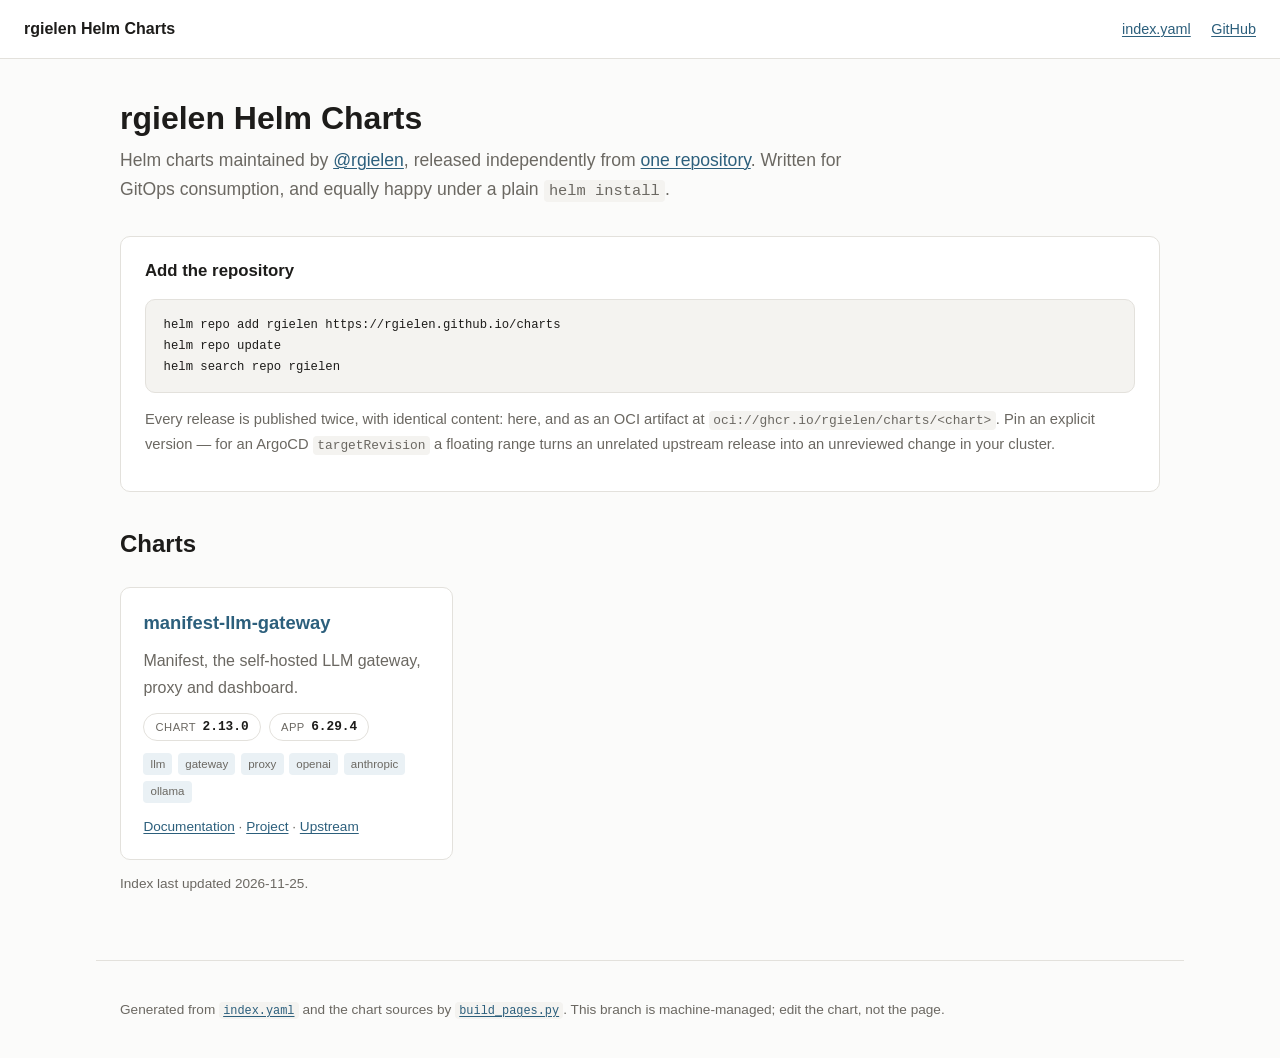
<file: index.html>
<!doctype html>
<!-- generated by .github/scripts/build_pages.py -->
<html lang="en">
<head>
<meta charset="utf-8">
<meta name="viewport" content="width=device-width, initial-scale=1">
<title>rgielen Helm Charts</title>
<meta name="description" content="Helm charts released independently from a single repository, published to GitHub Pages and ghcr.io.">
<meta name="color-scheme" content="light dark">
<link rel="icon" href="./assets/favicon.svg" type="image/svg+xml">
<link rel="stylesheet" href="./assets/style.css">
</head>
<body>
<header class="site-header">
<a class="brand" href="./">rgielen Helm Charts</a>
<nav class="site-nav">
<a href="./index.yaml">index.yaml</a>
<a href="https://github.com/rgielen/charts">GitHub</a>
</nav>
</header>
<main class="landing">
<h1>rgielen Helm Charts</h1>
<p class="lede">Helm charts maintained by <a href="https://github.com/rgielen">@rgielen</a>, released
independently from <a href="https://github.com/rgielen/charts">one repository</a>. Written for GitOps
consumption, and equally happy under a plain <code>helm install</code>.</p>

<div class="install">
<h2>Add the repository</h2>
<pre><code>helm repo add rgielen https://rgielen.github.io/charts
helm repo update
helm search repo rgielen</code></pre>
<p>Every release is published twice, with identical content: here, and as an OCI artifact at
<code>oci://ghcr.io/rgielen/charts/&lt;chart&gt;</code>. Pin an explicit version — for an ArgoCD
<code>targetRevision</code> a floating range turns an unrelated upstream release into an
unreviewed change in your cluster.</p>
</div>

<h2 id="charts">Charts</h2>
<ul class="cards">
<li class="card">
<a class="card-head" href="manifest-llm-gateway/"><img class="icon" src="https://manifest.build/images/favicon.png" alt="" loading="lazy" width="32" height="32" onerror="this.remove()"><span class="card-title">manifest-llm-gateway</span></a>
<p class="card-desc">Manifest, the self-hosted LLM gateway, proxy and dashboard.</p>
<p class="badges"><span class="badge"><span>Chart</span><b>2.13.0</b></span><span class="badge"><span>App</span><b>6.29.4</b></span></p>
<p class="chips"><span class="chip">llm</span><span class="chip">gateway</span><span class="chip">proxy</span><span class="chip">openai</span><span class="chip">anthropic</span><span class="chip">ollama</span></p>
<p class="card-links"><a href="manifest-llm-gateway/">Documentation</a> <span>·</span> <a href="https://manifest.build">Project</a> <span>·</span> <a href="https://github.com/mnfst/llm-gateway">Upstream</a></p>
</li>
</ul>
<p class="muted">Index last updated 2026-11-25.</p>
</main>
<footer class="site-footer">
<p>Generated from <a href="./index.yaml"><code>index.yaml</code></a> and the chart sources
by <a href="https://github.com/rgielen/charts/blob/main/.github/scripts/build_pages.py"><code>build_pages.py</code></a>.
This branch is machine-managed; edit the chart, not the page.</p>
</footer>
</body>
</html>
</file>
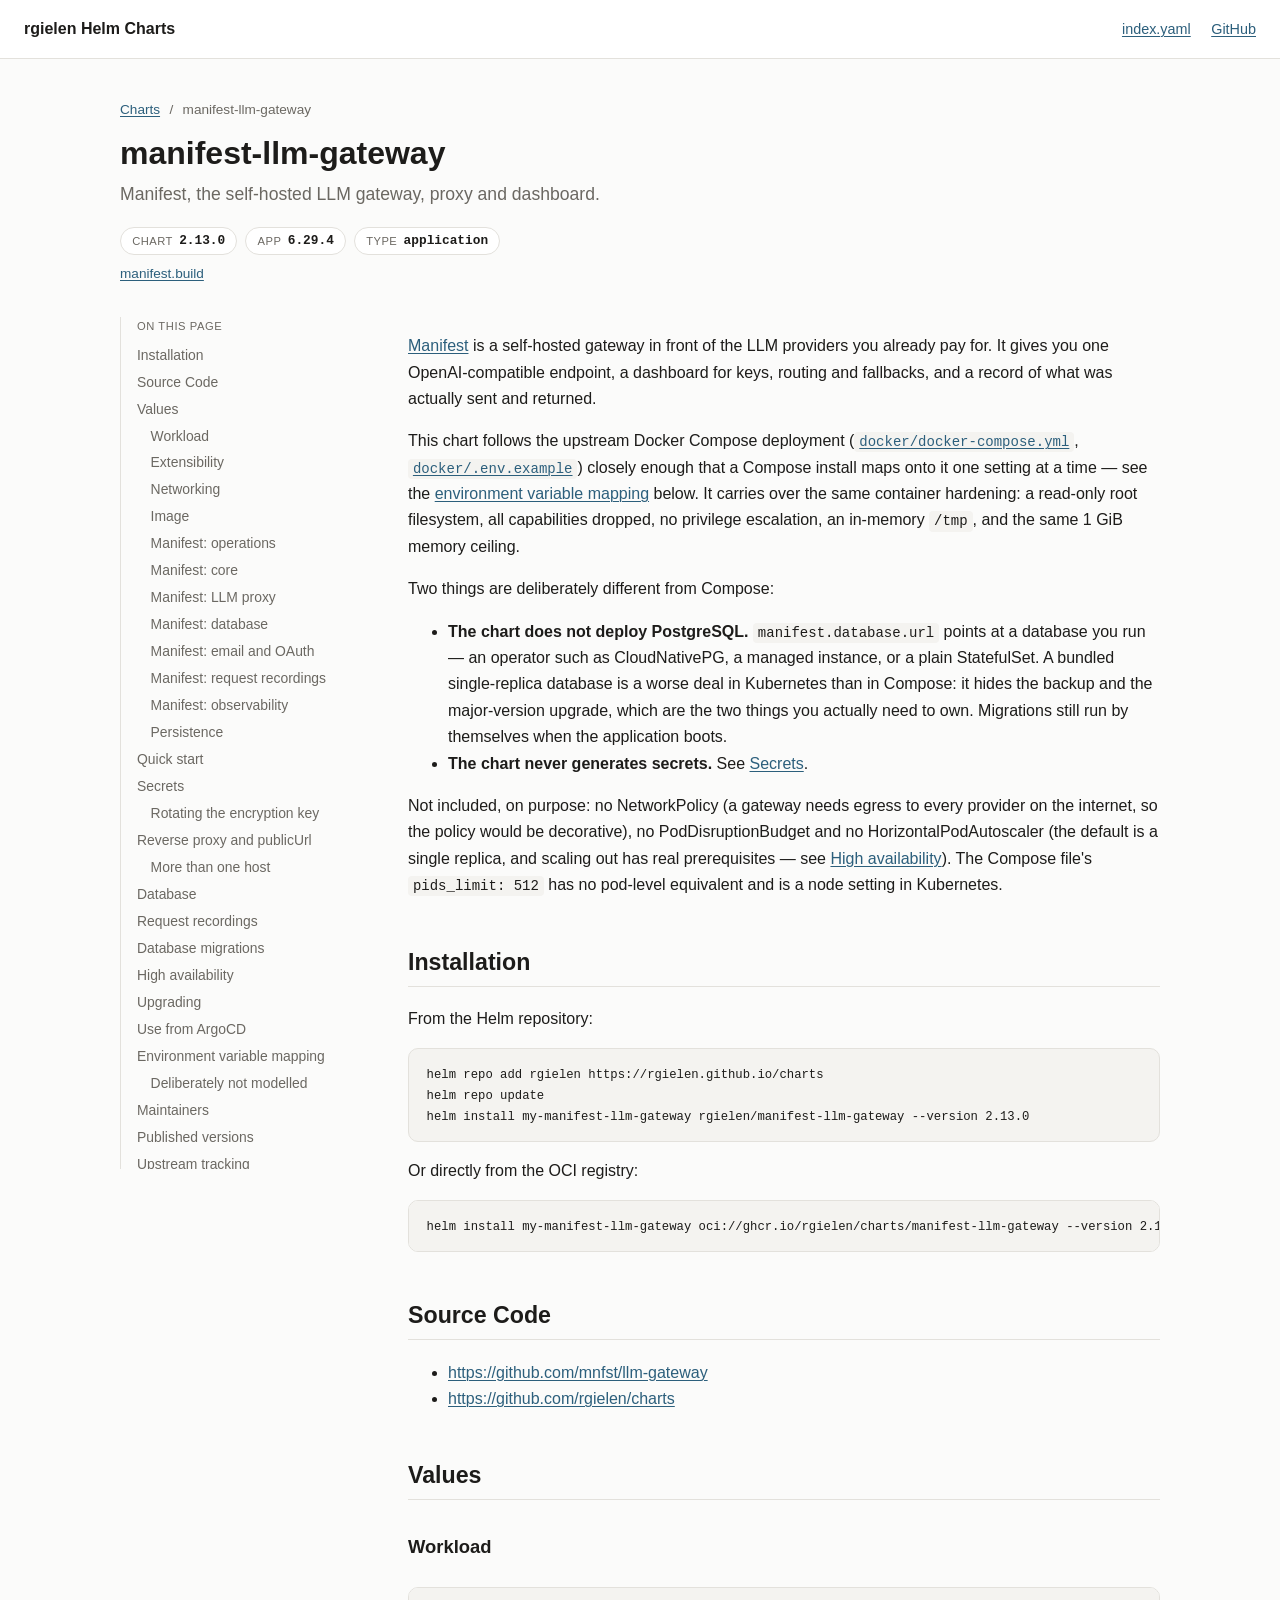
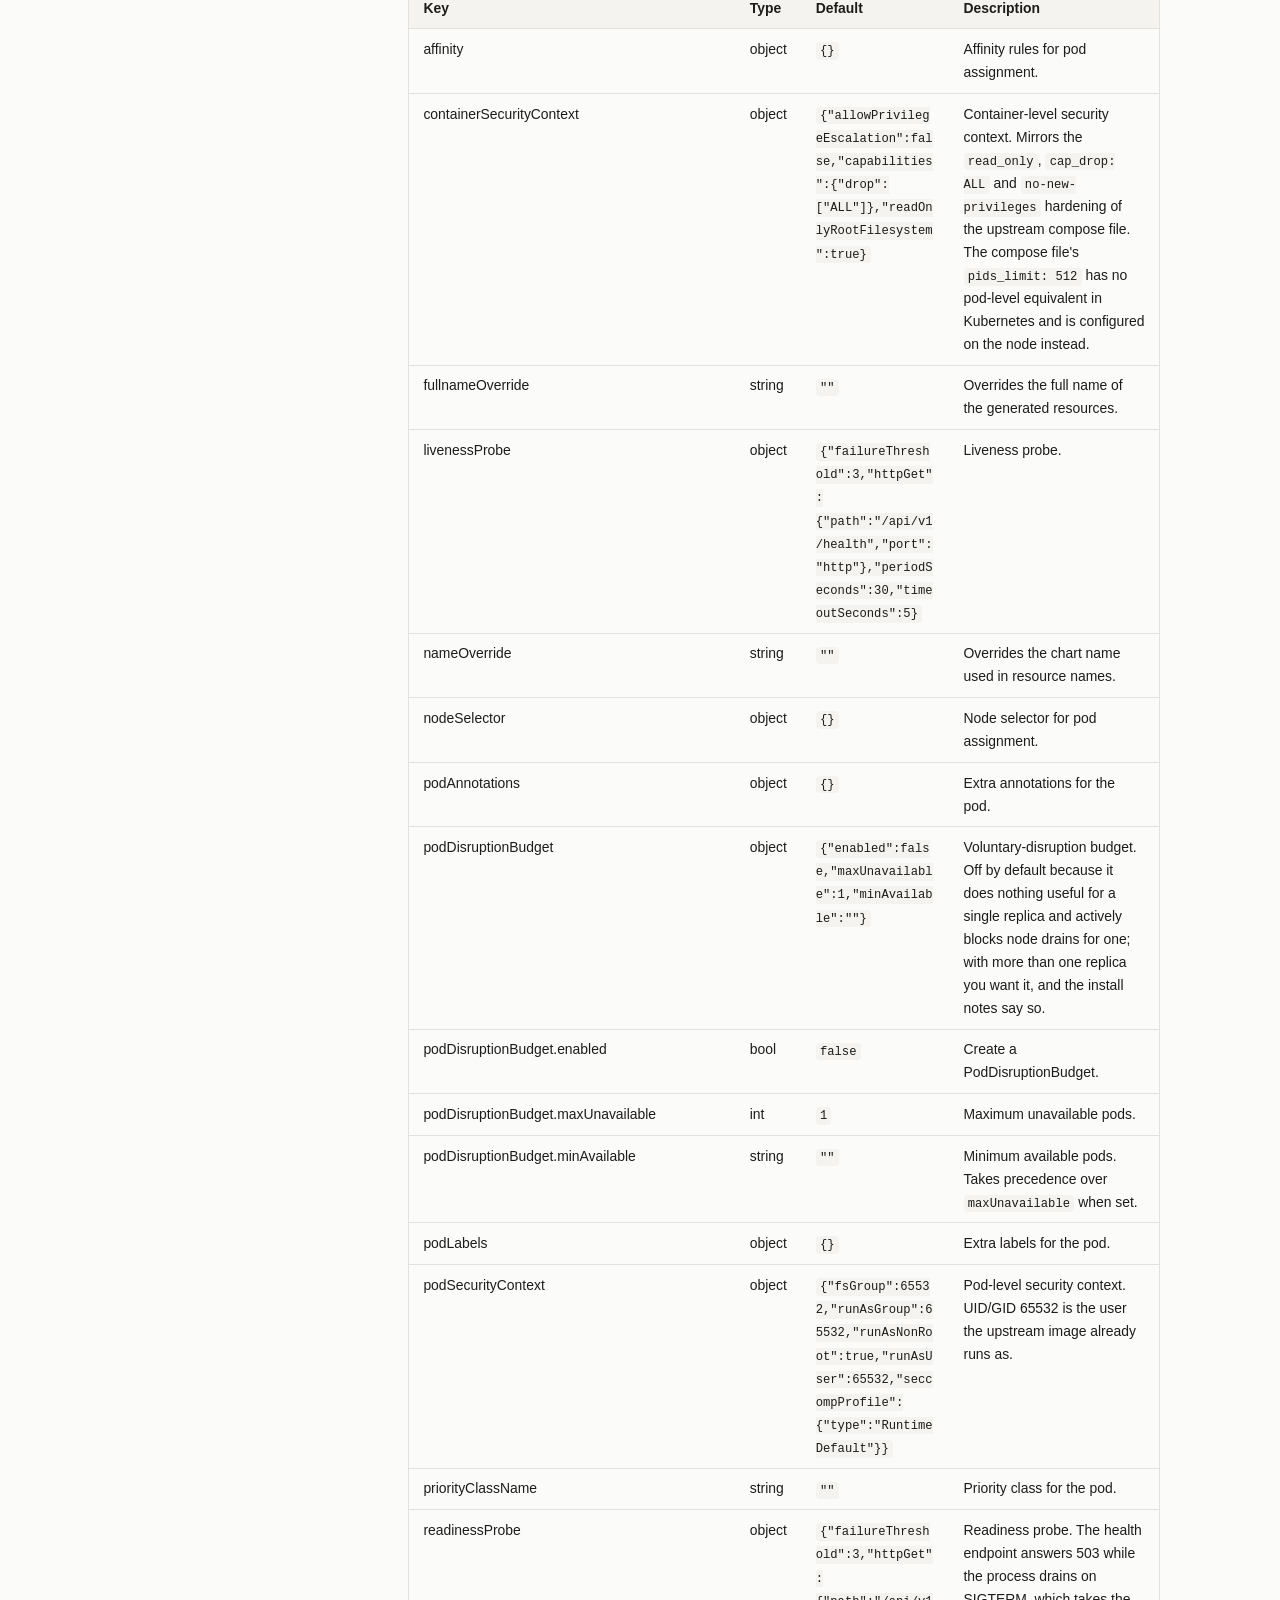
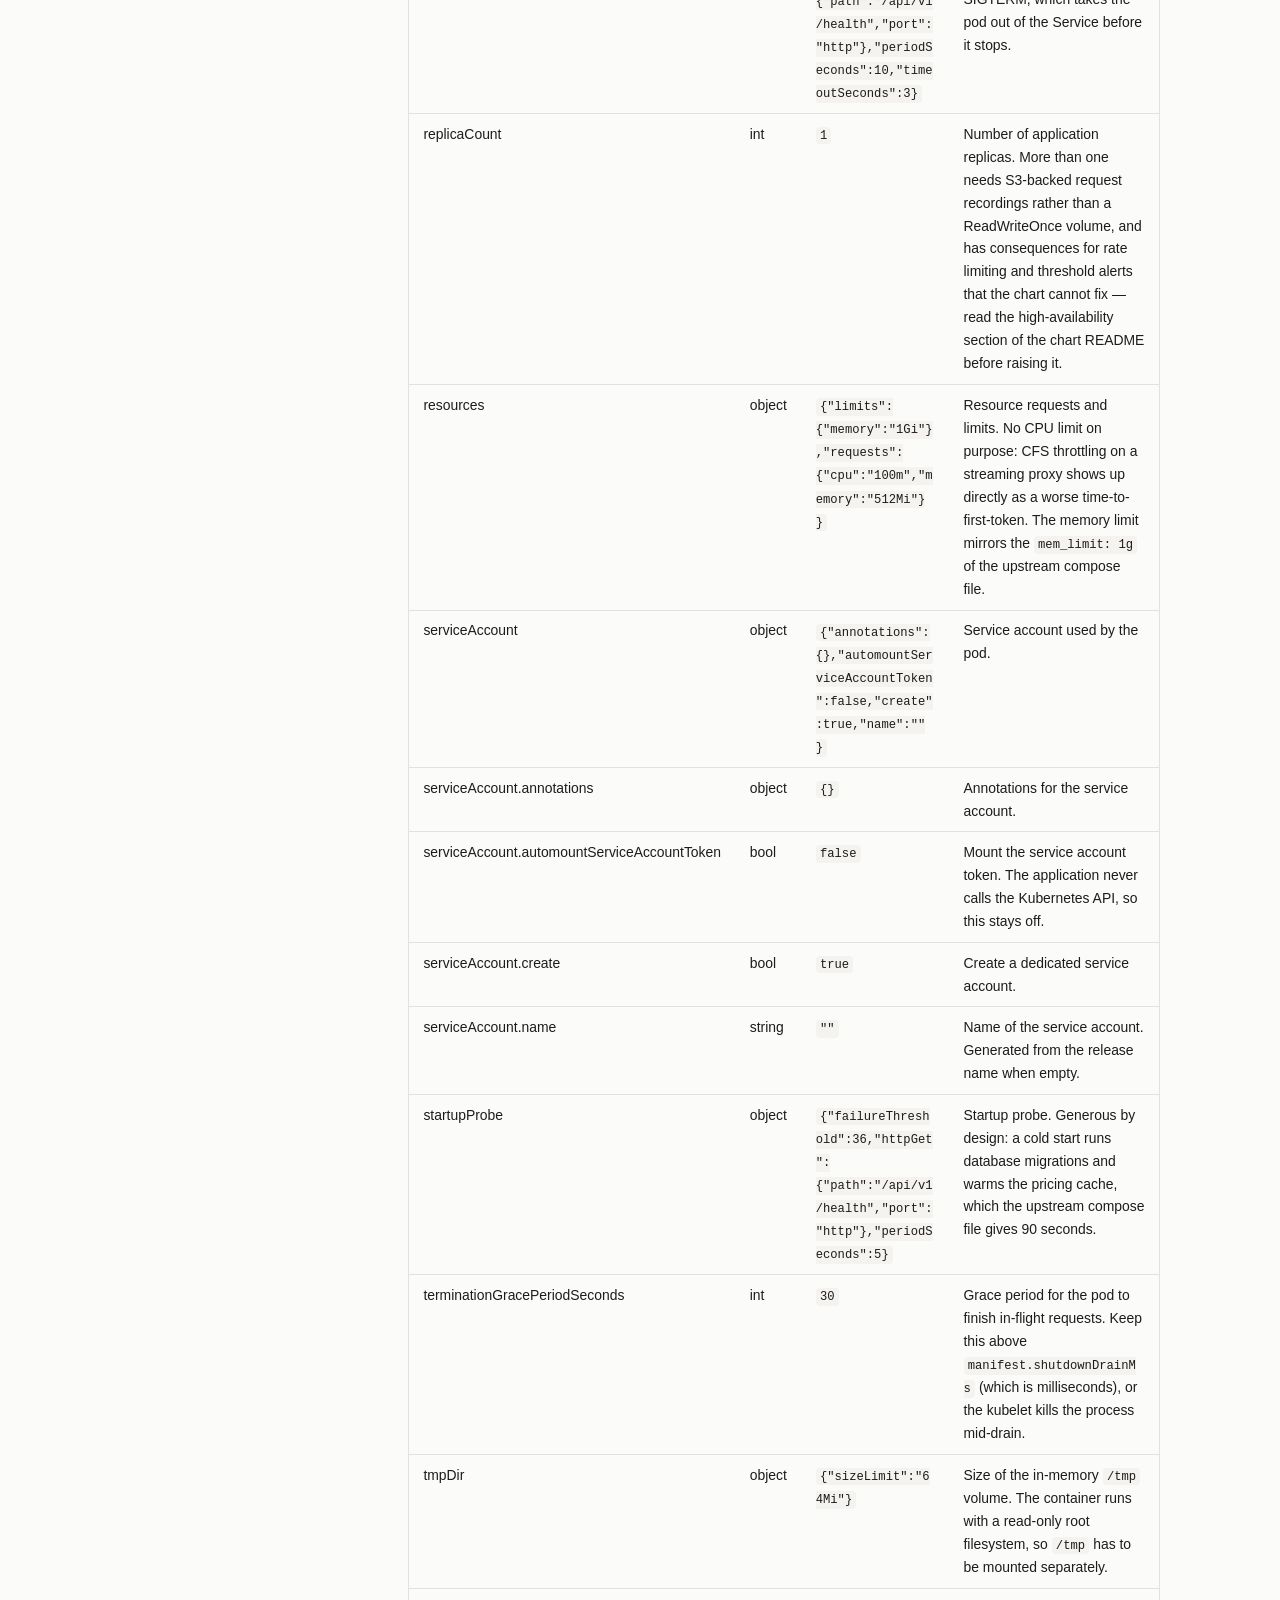
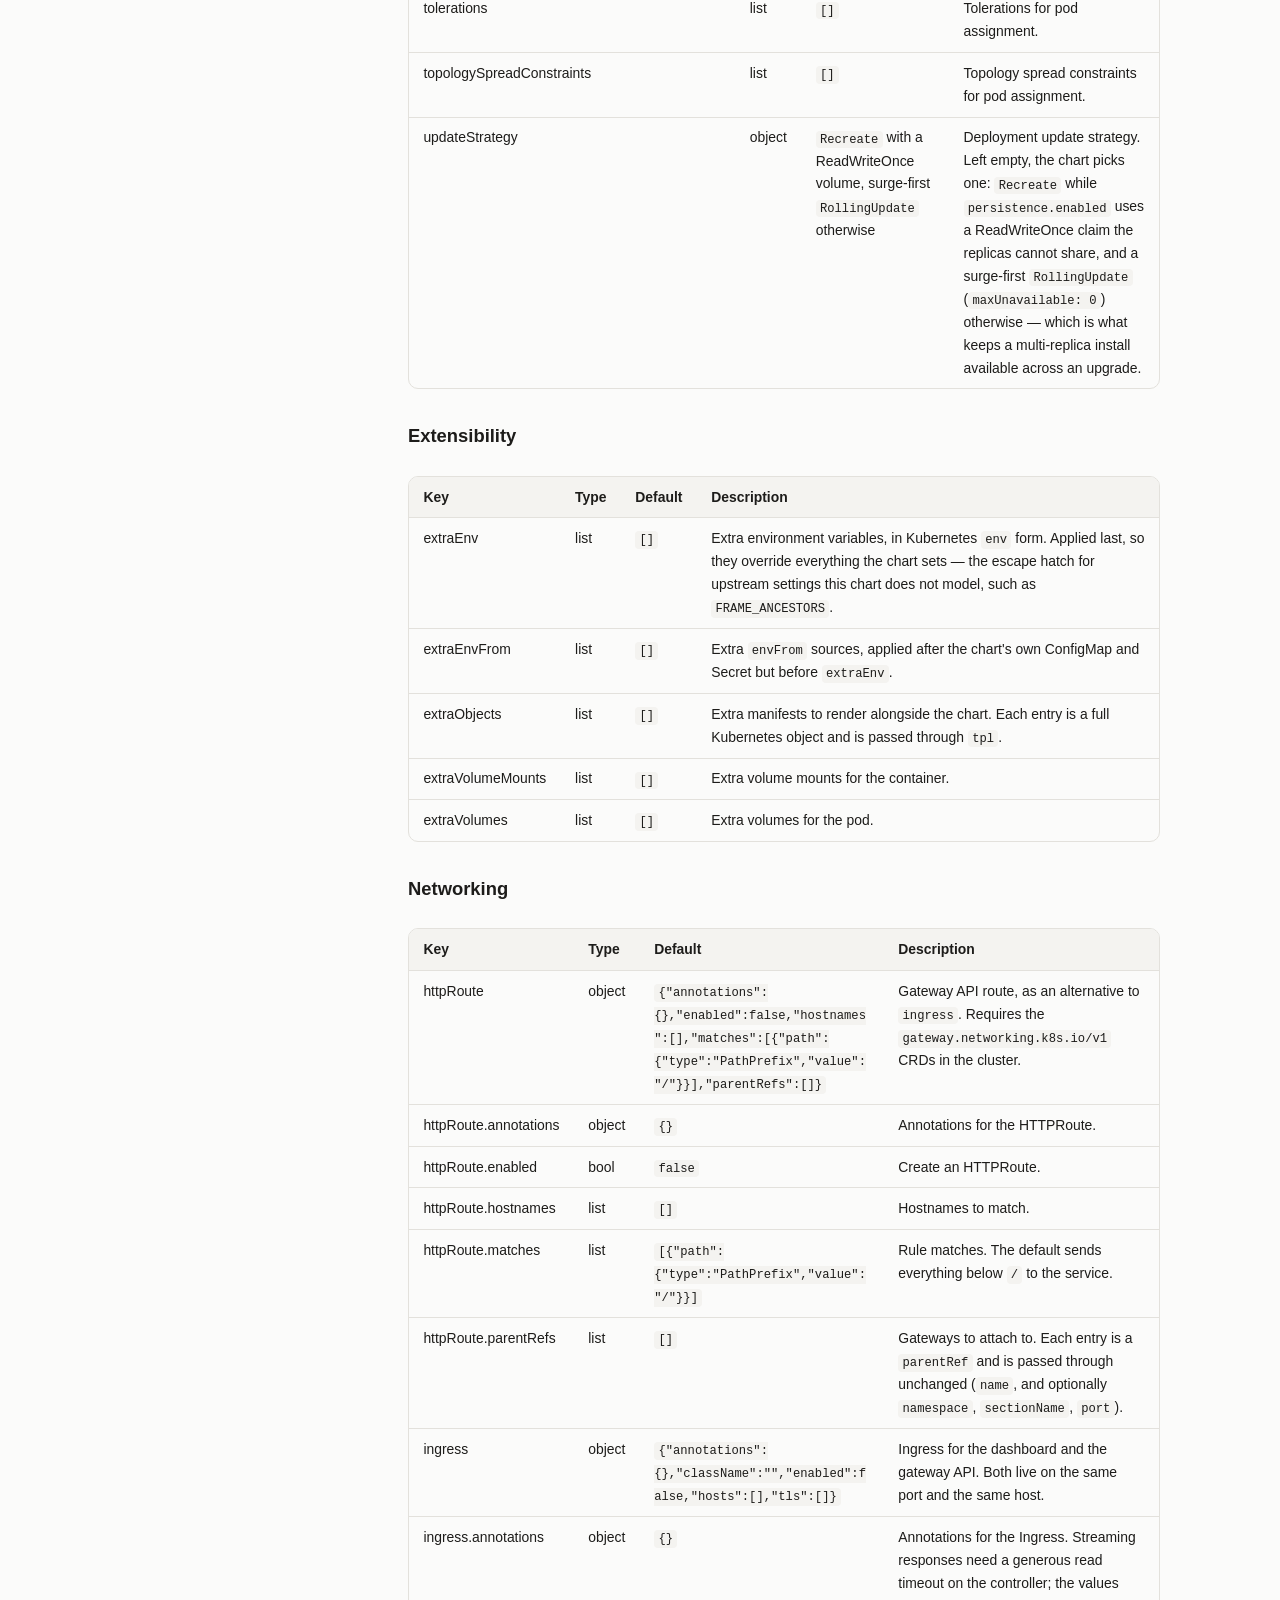
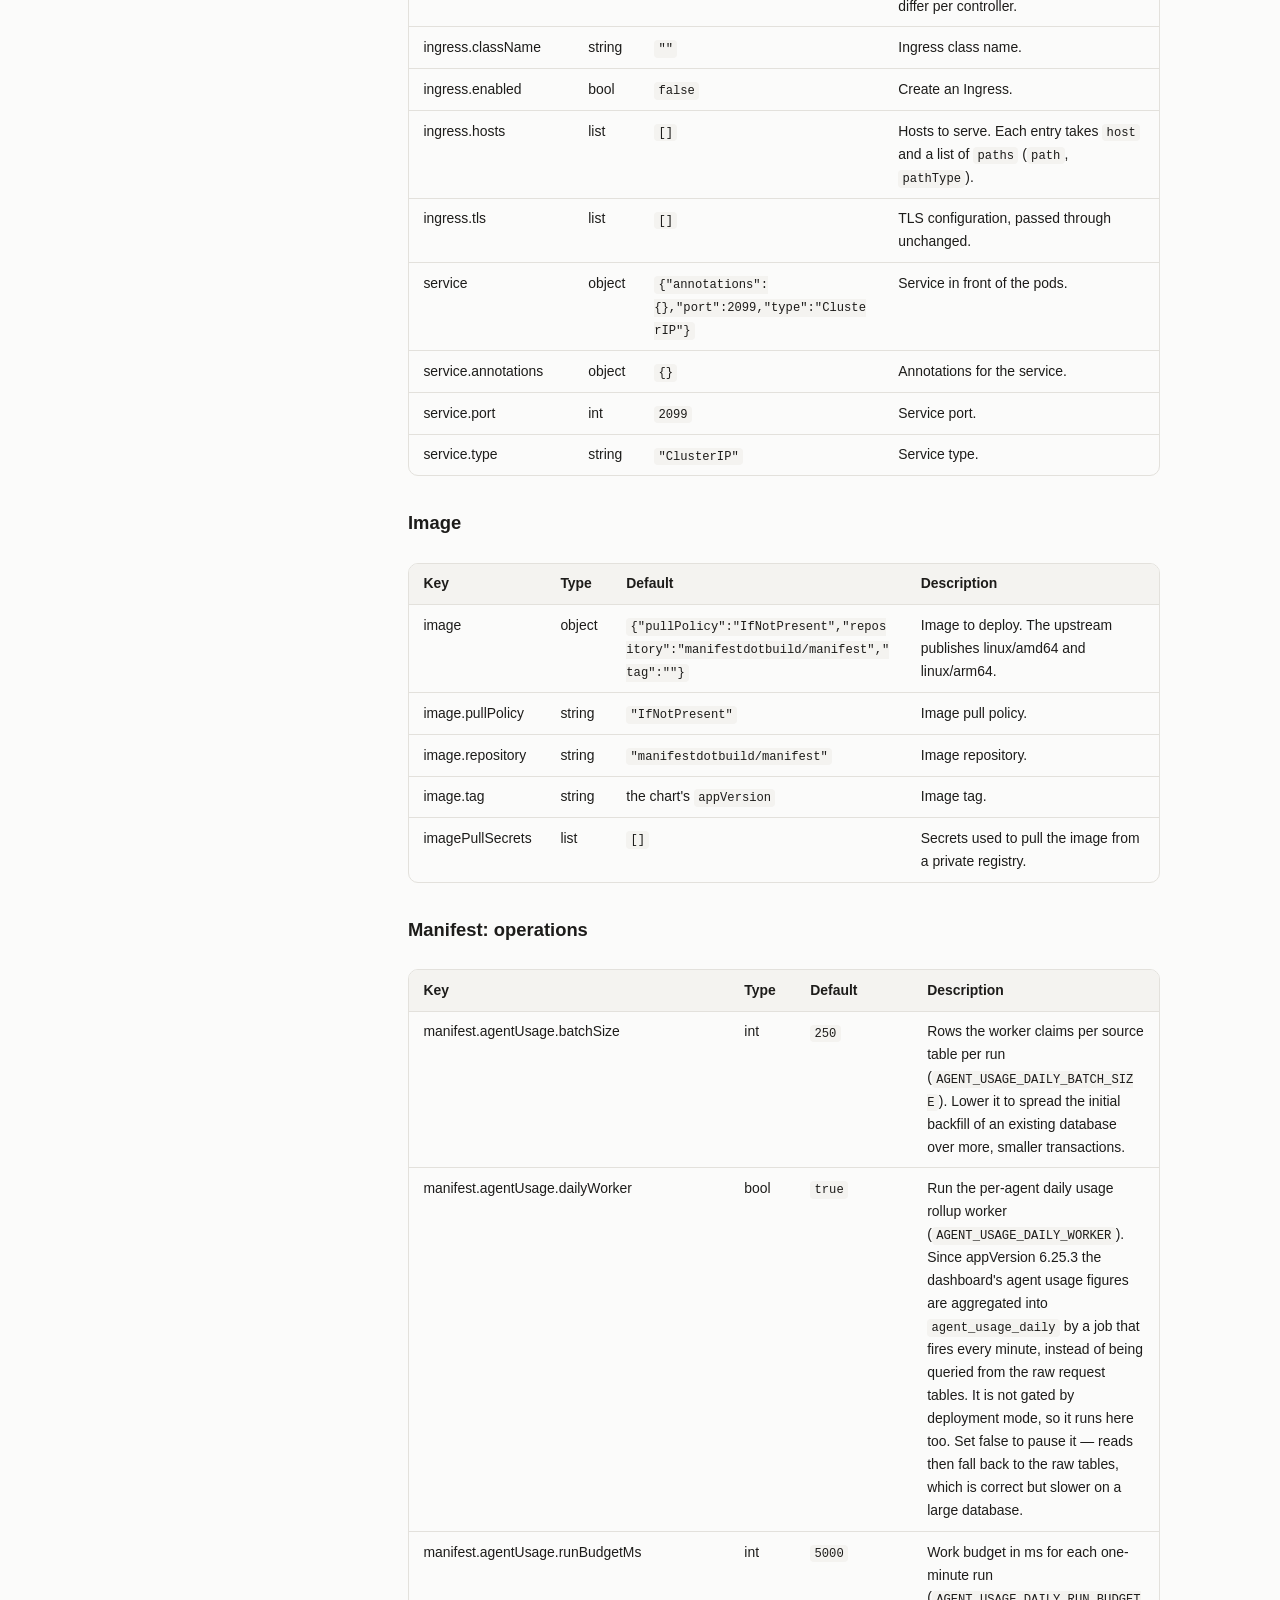
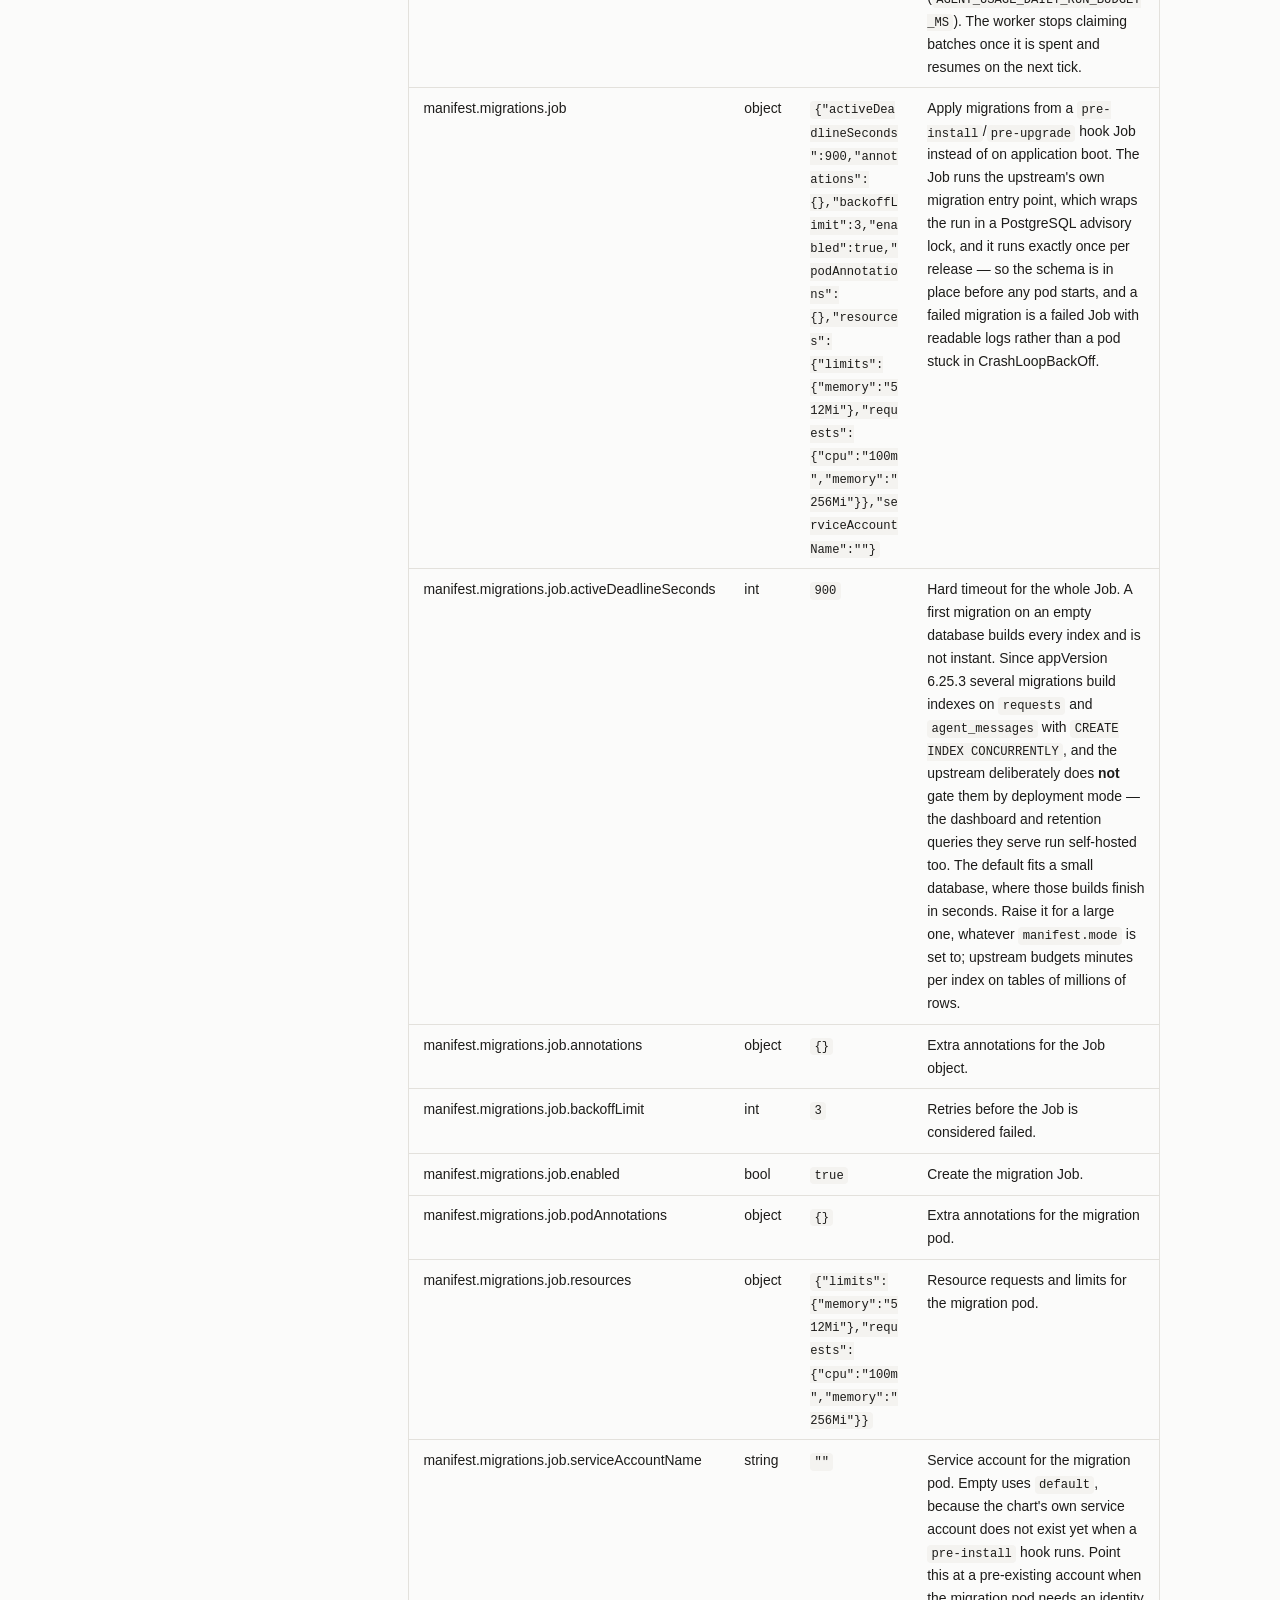
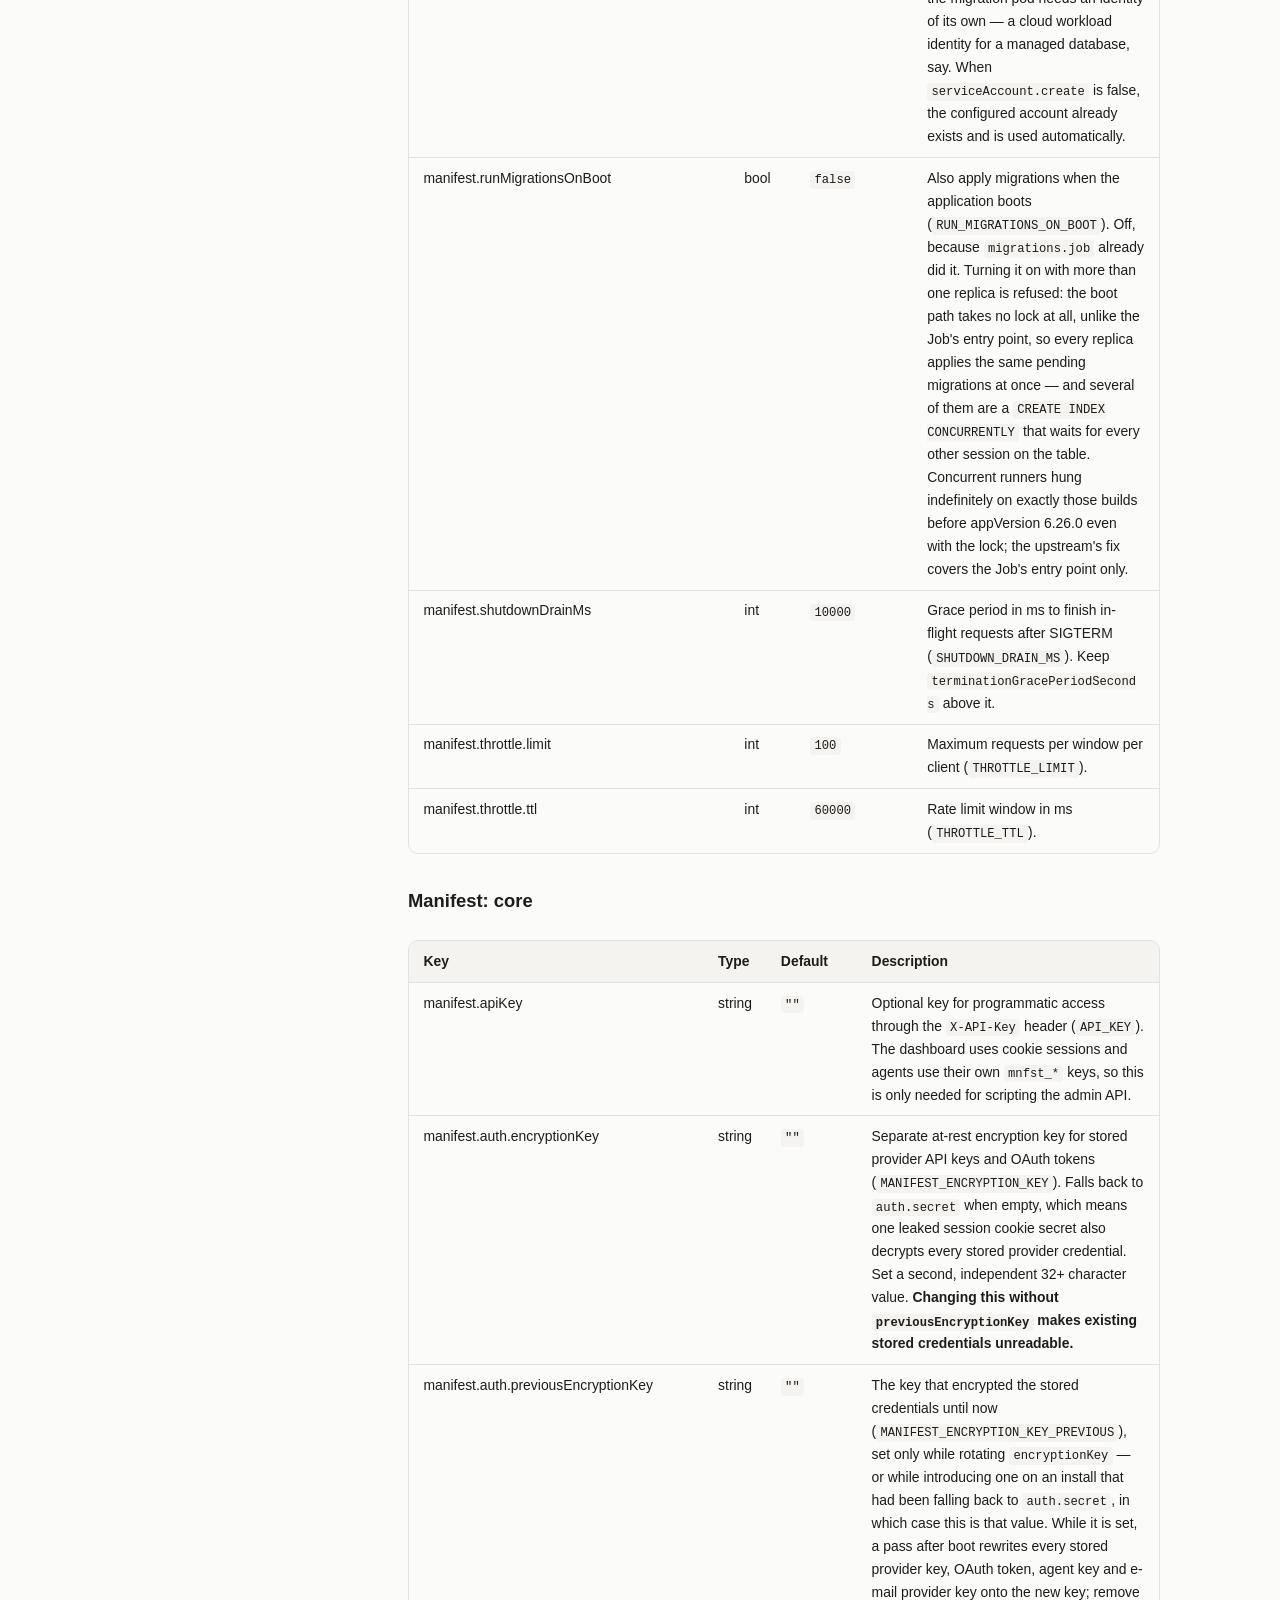
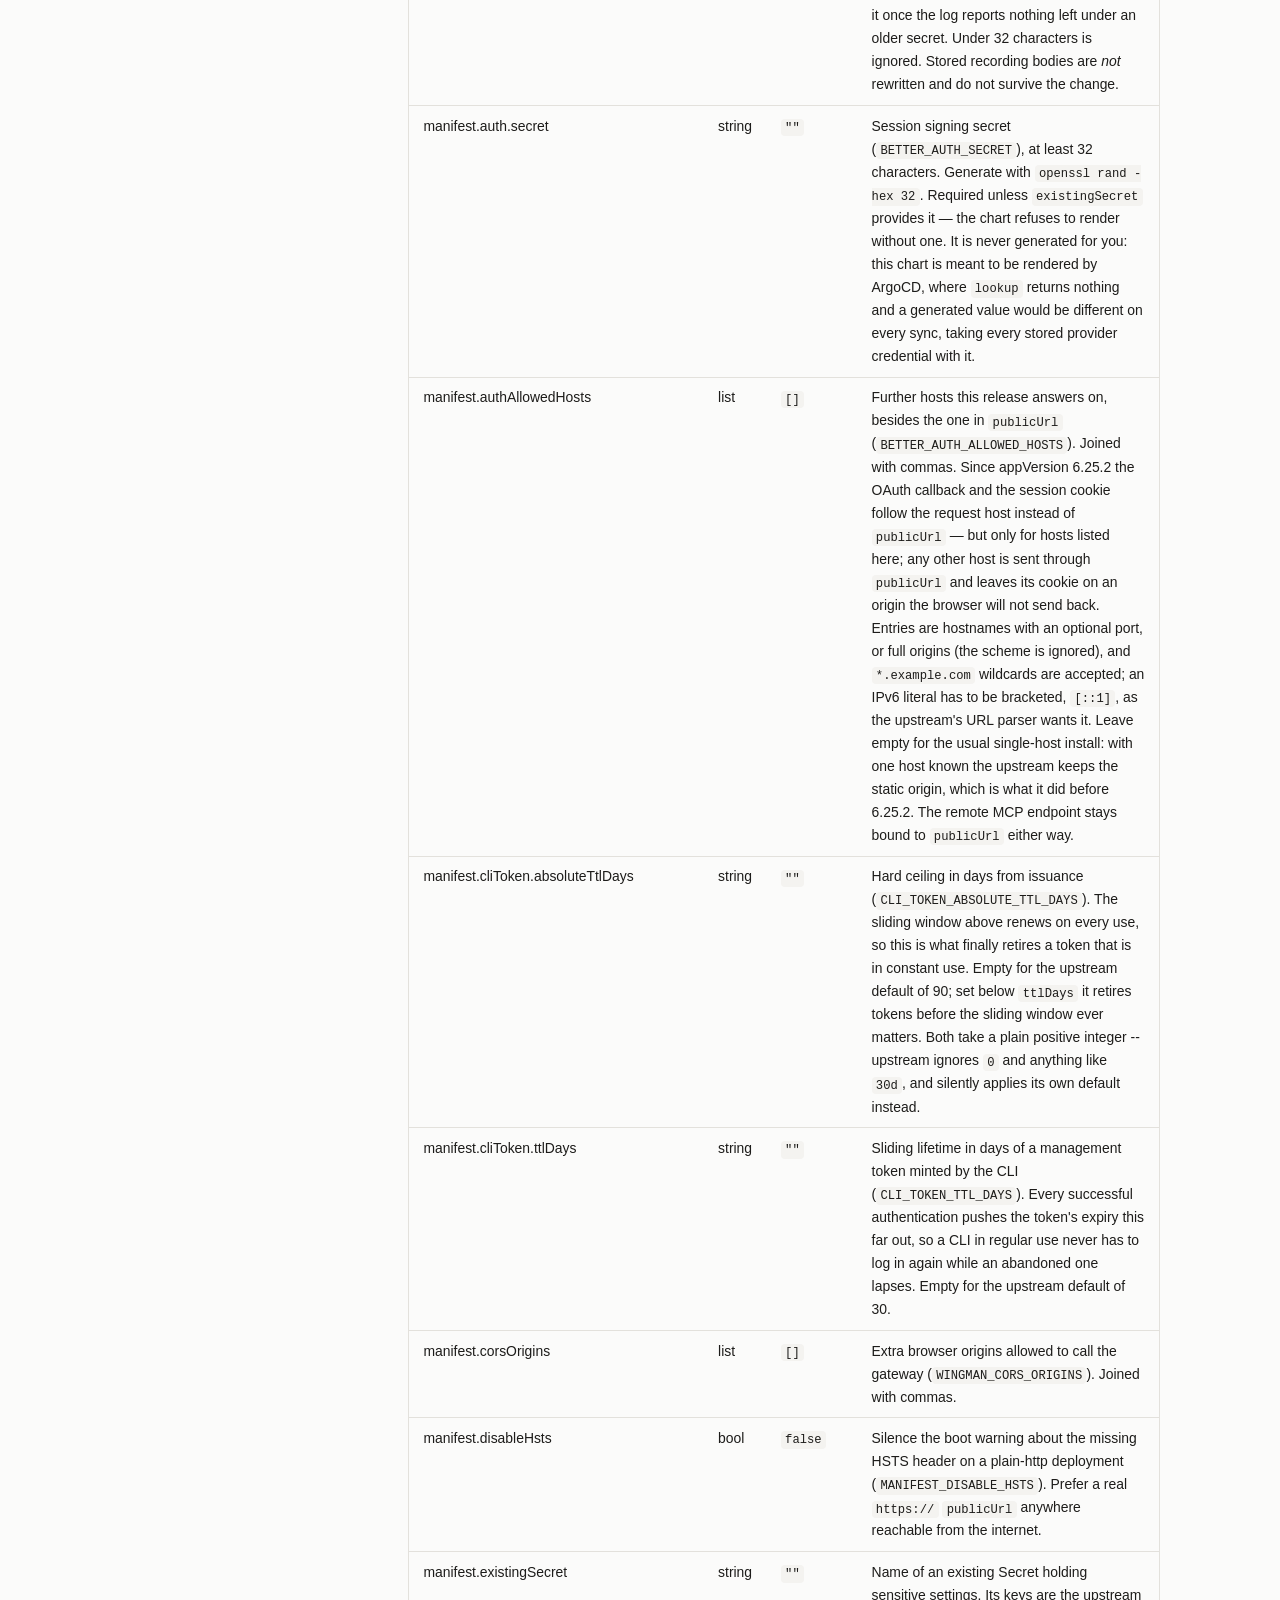
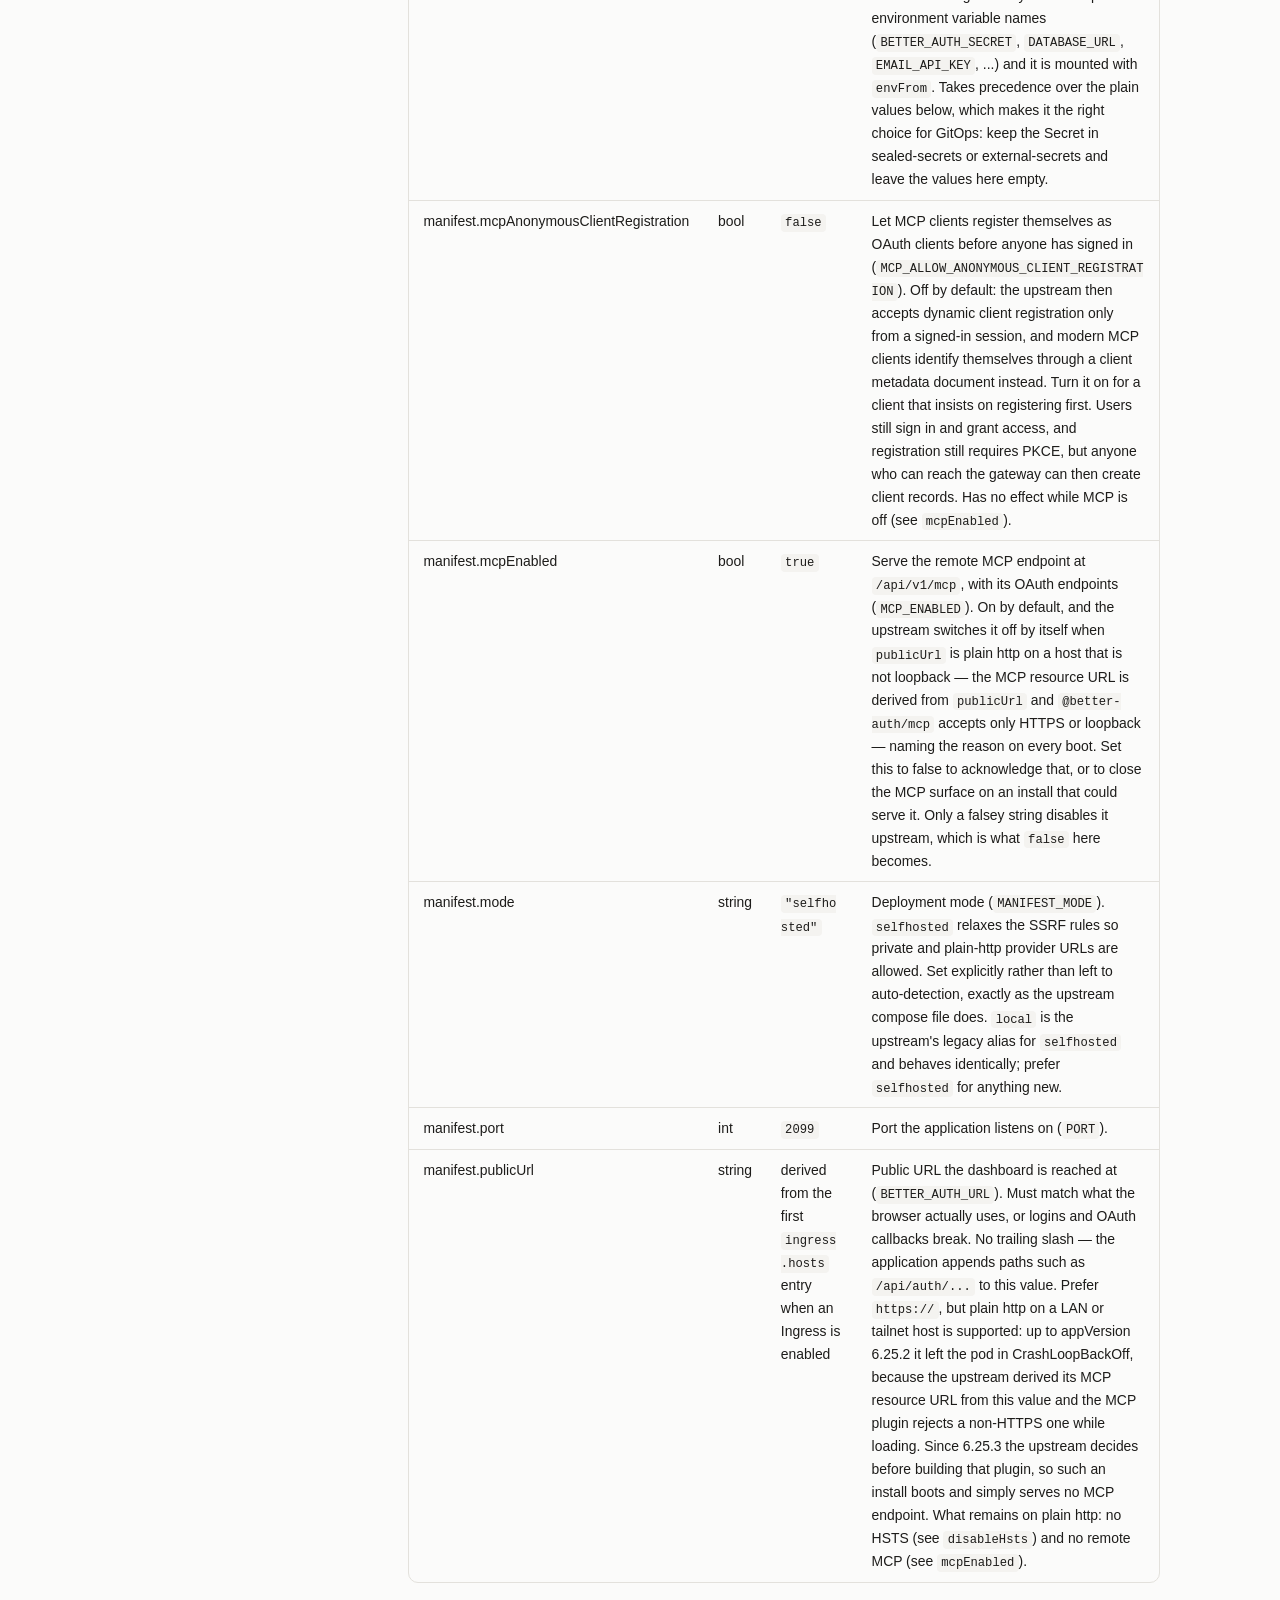
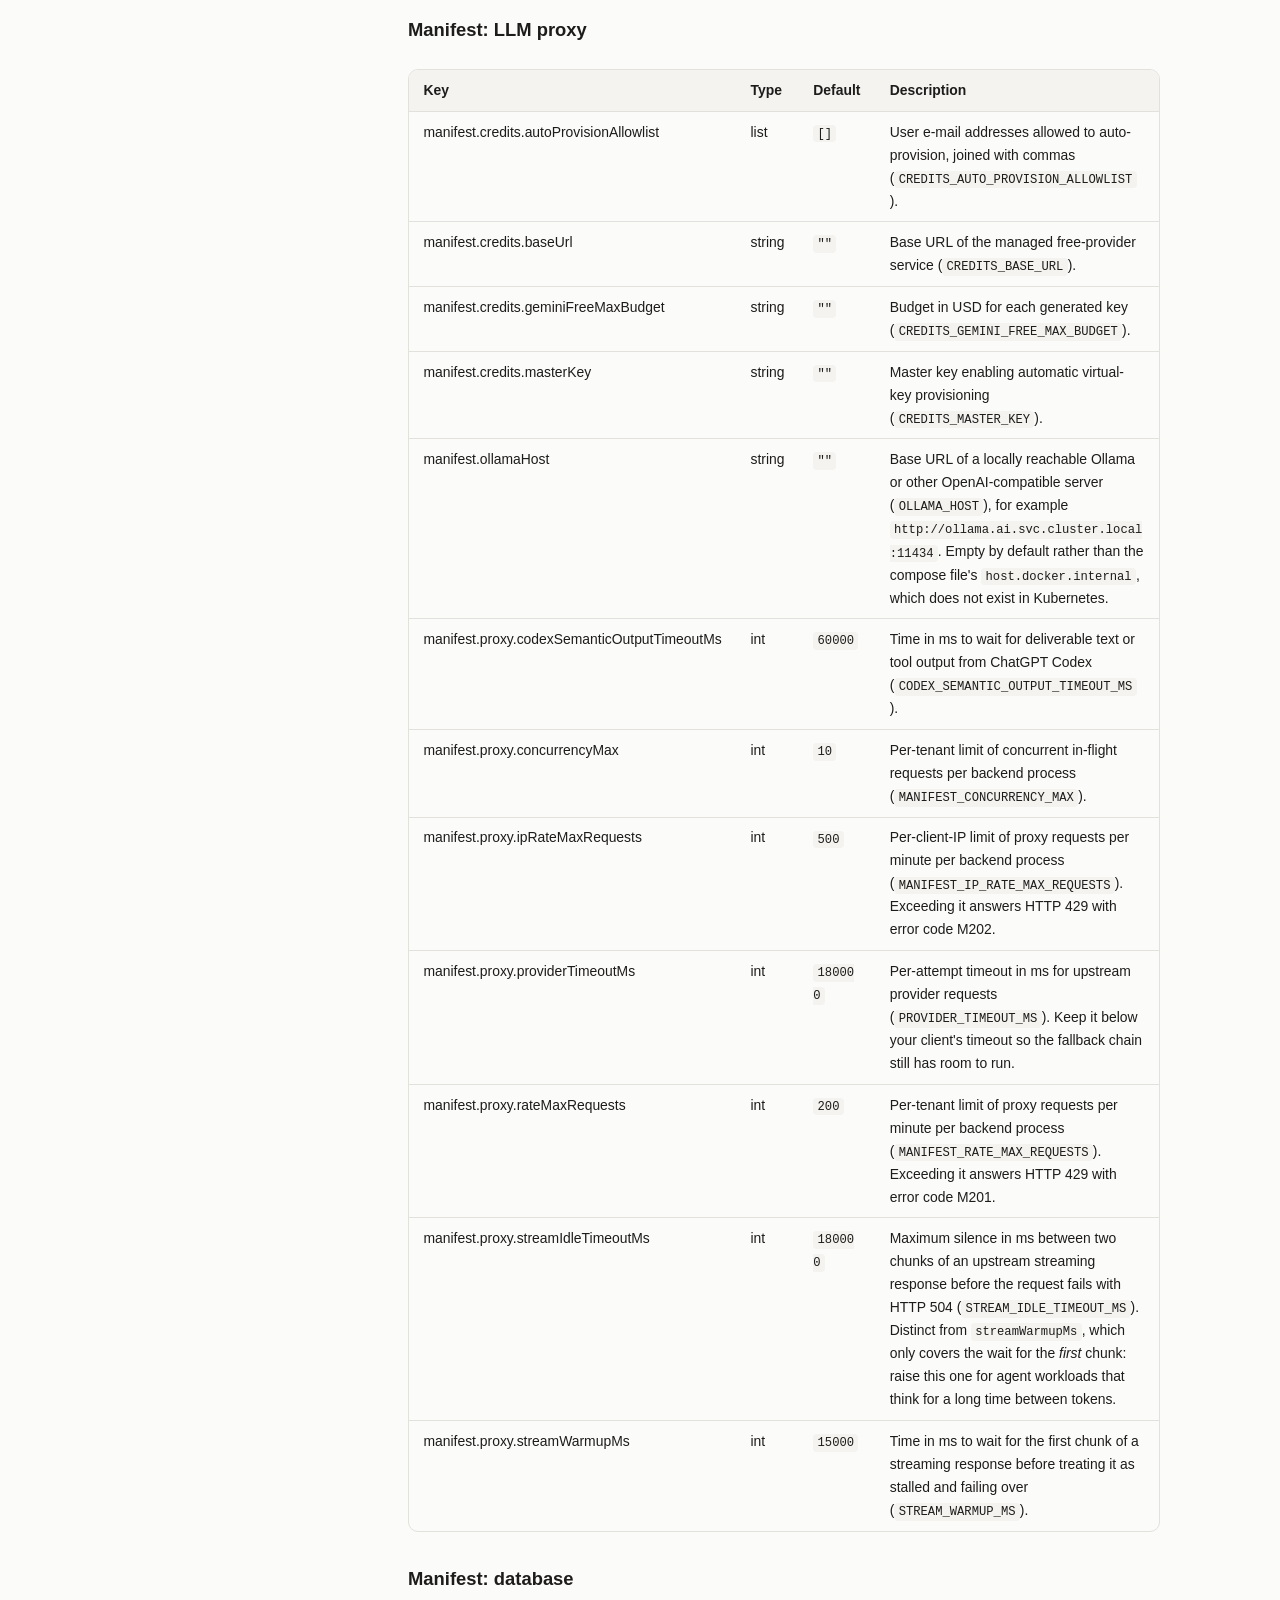
<file: manifest-llm-gateway/index.html>
<!doctype html>
<!-- generated by .github/scripts/build_pages.py -->
<html lang="en">
<head>
<meta charset="utf-8">
<meta name="viewport" content="width=device-width, initial-scale=1">
<title>manifest-llm-gateway — rgielen Helm Charts</title>
<meta name="description" content="Manifest, the self-hosted LLM gateway, proxy and dashboard.">
<meta name="color-scheme" content="light dark">
<link rel="icon" href="../assets/favicon.svg" type="image/svg+xml">
<link rel="stylesheet" href="../assets/style.css">
</head>
<body>
<header class="site-header">
<a class="brand" href="../">rgielen Helm Charts</a>
<nav class="site-nav">
<a href="../index.yaml">index.yaml</a>
<a href="https://github.com/rgielen/charts">GitHub</a>
</nav>
</header>
<main class="chart">
<p class="crumbs"><a href="../">Charts</a> <span>/</span> manifest-llm-gateway</p>
<h1>manifest-llm-gateway</h1>
<p class="lede">Manifest, the self-hosted LLM gateway, proxy and dashboard.</p>
<p class="badges"><span class="badge"><span>Chart</span><b>2.13.0</b></span><span class="badge"><span>App</span><b>6.29.4</b></span><span class="badge"><span>Type</span><b>application</b></span></p>
<p class="page-links"><a href="https://manifest.build">manifest.build</a></p>

<div class="layout">
<nav class="toc" aria-label="On this page"><p class="toc-title">On this page</p><ul><li><a href="#installation">Installation</a></li><li><a href="#source-code">Source Code</a></li><li><a href="#values">Values</a><ul><li><a href="#workload">Workload</a></li><li><a href="#extensibility">Extensibility</a></li><li><a href="#networking">Networking</a></li><li><a href="#image">Image</a></li><li><a href="#manifest-operations">Manifest: operations</a></li><li><a href="#manifest-core">Manifest: core</a></li><li><a href="#manifest-llm-proxy">Manifest: LLM proxy</a></li><li><a href="#manifest-database">Manifest: database</a></li><li><a href="#manifest-email-and-oauth">Manifest: email and OAuth</a></li><li><a href="#manifest-request-recordings">Manifest: request recordings</a></li><li><a href="#manifest-observability">Manifest: observability</a></li><li><a href="#persistence">Persistence</a></li></ul></li><li><a href="#quick-start">Quick start</a></li><li><a href="#secrets">Secrets</a><ul><li><a href="#rotating-the-encryption-key">Rotating the encryption key</a></li></ul></li><li><a href="#reverse-proxy-and-publicurl">Reverse proxy and publicUrl</a><ul><li><a href="#more-than-one-host">More than one host</a></li></ul></li><li><a href="#database">Database</a></li><li><a href="#request-recordings">Request recordings</a></li><li><a href="#database-migrations">Database migrations</a></li><li><a href="#high-availability">High availability</a></li><li><a href="#upgrading">Upgrading</a></li><li><a href="#use-from-argocd">Use from ArgoCD</a></li><li><a href="#environment-variable-mapping">Environment variable mapping</a><ul><li><a href="#deliberately-not-modelled">Deliberately not modelled</a></li></ul></li><li><a href="#maintainers">Maintainers</a></li><li><a href="#published-versions">Published versions</a></li><li><a href="#upstream-tracking">Upstream tracking</a></li></ul></nav>
<article class="prose">
<p><a href="https://manifest.build">Manifest</a> is a self-hosted gateway in front of the LLM providers
you already pay for. It gives you one OpenAI-compatible endpoint, a dashboard for keys,
routing and fallbacks, and a record of what was actually sent and returned.</p>
<p>This chart follows the upstream Docker Compose deployment
(<a href="https://github.com/mnfst/manifest/blob/main/docker/docker-compose.yml"><code>docker/docker-compose.yml</code></a>,
<a href="https://github.com/mnfst/manifest/blob/main/docker/.env.example"><code>docker/.env.example</code></a>)
closely enough that a Compose install maps onto it one setting at a time — see the
<a href="#environment-variable-mapping">environment variable mapping</a> below. It carries over the
same container hardening: a read-only root filesystem, all capabilities dropped, no
privilege escalation, an in-memory <code>/tmp</code>, and the same 1 GiB memory ceiling.</p>
<p>Two things are deliberately different from Compose:</p>
<ul>
<li><strong>The chart does not deploy PostgreSQL.</strong> <code>manifest.database.url</code> points at a database
  you run — an operator such as CloudNativePG, a managed instance, or a plain StatefulSet.
  A bundled single-replica database is a worse deal in Kubernetes than in Compose: it hides
  the backup and the major-version upgrade, which are the two things you actually need to
  own. Migrations still run by themselves when the application boots.</li>
<li><strong>The chart never generates secrets.</strong> See <a href="#secrets">Secrets</a>.</li>
</ul>
<p>Not included, on purpose: no NetworkPolicy (a gateway needs egress to every provider on
the internet, so the policy would be decorative), no PodDisruptionBudget and no
HorizontalPodAutoscaler (the default is a single replica, and scaling out has real
prerequisites — see <a href="#high-availability">High availability</a>). The
Compose file's <code>pids_limit: 512</code> has no pod-level equivalent and is a node setting in
Kubernetes.</p>
<h2 id="installation">Installation<a class="anchor" href="#installation" title="Permanent link">#</a></h2>
<p>From the Helm repository:</p>
<pre><code class="language-bash">helm repo add rgielen https://rgielen.github.io/charts
helm repo update
helm install my-manifest-llm-gateway rgielen/manifest-llm-gateway --version 2.13.0
</code></pre>
<p>Or directly from the OCI registry:</p>
<pre><code class="language-bash">helm install my-manifest-llm-gateway oci://ghcr.io/rgielen/charts/manifest-llm-gateway --version 2.13.0
</code></pre>
<h2 id="source-code">Source Code<a class="anchor" href="#source-code" title="Permanent link">#</a></h2>
<ul>
<li><a href="https://github.com/mnfst/llm-gateway">https://github.com/mnfst/llm-gateway</a></li>
<li><a href="https://github.com/rgielen/charts">https://github.com/rgielen/charts</a></li>
</ul>
<h2 id="values">Values<a class="anchor" href="#values" title="Permanent link">#</a></h2>
<h3 id="workload">Workload<a class="anchor" href="#workload" title="Permanent link">#</a></h3>
<div class="table-wrap"><table>
<thead>
<tr>
<th>Key</th>
<th>Type</th>
<th>Default</th>
<th>Description</th>
</tr>
</thead>
<tbody>
<tr>
<td>affinity</td>
<td>object</td>
<td><code>{}</code></td>
<td>Affinity rules for pod assignment.</td>
</tr>
<tr>
<td>containerSecurityContext</td>
<td>object</td>
<td><code>{"allowPrivilegeEscalation":false,"capabilities":{"drop":["ALL"]},"readOnlyRootFilesystem":true}</code></td>
<td>Container-level security context. Mirrors the <code>read_only</code>, <code>cap_drop: ALL</code> and <code>no-new-privileges</code> hardening of the upstream compose file. The compose file's <code>pids_limit: 512</code> has no pod-level equivalent in Kubernetes and is configured on the node instead.</td>
</tr>
<tr>
<td>fullnameOverride</td>
<td>string</td>
<td><code>""</code></td>
<td>Overrides the full name of the generated resources.</td>
</tr>
<tr>
<td>livenessProbe</td>
<td>object</td>
<td><code>{"failureThreshold":3,"httpGet":{"path":"/api/v1/health","port":"http"},"periodSeconds":30,"timeoutSeconds":5}</code></td>
<td>Liveness probe.</td>
</tr>
<tr>
<td>nameOverride</td>
<td>string</td>
<td><code>""</code></td>
<td>Overrides the chart name used in resource names.</td>
</tr>
<tr>
<td>nodeSelector</td>
<td>object</td>
<td><code>{}</code></td>
<td>Node selector for pod assignment.</td>
</tr>
<tr>
<td>podAnnotations</td>
<td>object</td>
<td><code>{}</code></td>
<td>Extra annotations for the pod.</td>
</tr>
<tr>
<td>podDisruptionBudget</td>
<td>object</td>
<td><code>{"enabled":false,"maxUnavailable":1,"minAvailable":""}</code></td>
<td>Voluntary-disruption budget. Off by default because it does nothing useful for a single replica and actively blocks node drains for one; with more than one replica you want it, and the install notes say so.</td>
</tr>
<tr>
<td>podDisruptionBudget.enabled</td>
<td>bool</td>
<td><code>false</code></td>
<td>Create a PodDisruptionBudget.</td>
</tr>
<tr>
<td>podDisruptionBudget.maxUnavailable</td>
<td>int</td>
<td><code>1</code></td>
<td>Maximum unavailable pods.</td>
</tr>
<tr>
<td>podDisruptionBudget.minAvailable</td>
<td>string</td>
<td><code>""</code></td>
<td>Minimum available pods. Takes precedence over <code>maxUnavailable</code> when set.</td>
</tr>
<tr>
<td>podLabels</td>
<td>object</td>
<td><code>{}</code></td>
<td>Extra labels for the pod.</td>
</tr>
<tr>
<td>podSecurityContext</td>
<td>object</td>
<td><code>{"fsGroup":65532,"runAsGroup":65532,"runAsNonRoot":true,"runAsUser":65532,"seccompProfile":{"type":"RuntimeDefault"}}</code></td>
<td>Pod-level security context. UID/GID 65532 is the user the upstream image already runs as.</td>
</tr>
<tr>
<td>priorityClassName</td>
<td>string</td>
<td><code>""</code></td>
<td>Priority class for the pod.</td>
</tr>
<tr>
<td>readinessProbe</td>
<td>object</td>
<td><code>{"failureThreshold":3,"httpGet":{"path":"/api/v1/health","port":"http"},"periodSeconds":10,"timeoutSeconds":3}</code></td>
<td>Readiness probe. The health endpoint answers 503 while the process drains on SIGTERM, which takes the pod out of the Service before it stops.</td>
</tr>
<tr>
<td>replicaCount</td>
<td>int</td>
<td><code>1</code></td>
<td>Number of application replicas. More than one needs S3-backed request recordings rather than a ReadWriteOnce volume, and has consequences for rate limiting and threshold alerts that the chart cannot fix — read the high-availability section of the chart README before raising it.</td>
</tr>
<tr>
<td>resources</td>
<td>object</td>
<td><code>{"limits":{"memory":"1Gi"},"requests":{"cpu":"100m","memory":"512Mi"}}</code></td>
<td>Resource requests and limits. No CPU limit on purpose: CFS throttling on a streaming proxy shows up directly as a worse time-to-first-token. The memory limit mirrors the <code>mem_limit: 1g</code> of the upstream compose file.</td>
</tr>
<tr>
<td>serviceAccount</td>
<td>object</td>
<td><code>{"annotations":{},"automountServiceAccountToken":false,"create":true,"name":""}</code></td>
<td>Service account used by the pod.</td>
</tr>
<tr>
<td>serviceAccount.annotations</td>
<td>object</td>
<td><code>{}</code></td>
<td>Annotations for the service account.</td>
</tr>
<tr>
<td>serviceAccount.automountServiceAccountToken</td>
<td>bool</td>
<td><code>false</code></td>
<td>Mount the service account token. The application never calls the Kubernetes API, so this stays off.</td>
</tr>
<tr>
<td>serviceAccount.create</td>
<td>bool</td>
<td><code>true</code></td>
<td>Create a dedicated service account.</td>
</tr>
<tr>
<td>serviceAccount.name</td>
<td>string</td>
<td><code>""</code></td>
<td>Name of the service account. Generated from the release name when empty.</td>
</tr>
<tr>
<td>startupProbe</td>
<td>object</td>
<td><code>{"failureThreshold":36,"httpGet":{"path":"/api/v1/health","port":"http"},"periodSeconds":5}</code></td>
<td>Startup probe. Generous by design: a cold start runs database migrations and warms the pricing cache, which the upstream compose file gives 90 seconds.</td>
</tr>
<tr>
<td>terminationGracePeriodSeconds</td>
<td>int</td>
<td><code>30</code></td>
<td>Grace period for the pod to finish in-flight requests. Keep this above <code>manifest.shutdownDrainMs</code> (which is milliseconds), or the kubelet kills the process mid-drain.</td>
</tr>
<tr>
<td>tmpDir</td>
<td>object</td>
<td><code>{"sizeLimit":"64Mi"}</code></td>
<td>Size of the in-memory <code>/tmp</code> volume. The container runs with a read-only root filesystem, so <code>/tmp</code> has to be mounted separately.</td>
</tr>
<tr>
<td>tolerations</td>
<td>list</td>
<td><code>[]</code></td>
<td>Tolerations for pod assignment.</td>
</tr>
<tr>
<td>topologySpreadConstraints</td>
<td>list</td>
<td><code>[]</code></td>
<td>Topology spread constraints for pod assignment.</td>
</tr>
<tr>
<td>updateStrategy</td>
<td>object</td>
<td><code>Recreate</code> with a ReadWriteOnce volume, surge-first <code>RollingUpdate</code> otherwise</td>
<td>Deployment update strategy. Left empty, the chart picks one: <code>Recreate</code> while <code>persistence.enabled</code> uses a ReadWriteOnce claim the replicas cannot share, and a surge-first <code>RollingUpdate</code> (<code>maxUnavailable: 0</code>) otherwise — which is what keeps a multi-replica install available across an upgrade.</td>
</tr>
</tbody>
</table></div>
<h3 id="extensibility">Extensibility<a class="anchor" href="#extensibility" title="Permanent link">#</a></h3>
<div class="table-wrap"><table>
<thead>
<tr>
<th>Key</th>
<th>Type</th>
<th>Default</th>
<th>Description</th>
</tr>
</thead>
<tbody>
<tr>
<td>extraEnv</td>
<td>list</td>
<td><code>[]</code></td>
<td>Extra environment variables, in Kubernetes <code>env</code> form. Applied last, so they override everything the chart sets — the escape hatch for upstream settings this chart does not model, such as <code>FRAME_ANCESTORS</code>.</td>
</tr>
<tr>
<td>extraEnvFrom</td>
<td>list</td>
<td><code>[]</code></td>
<td>Extra <code>envFrom</code> sources, applied after the chart's own ConfigMap and Secret but before <code>extraEnv</code>.</td>
</tr>
<tr>
<td>extraObjects</td>
<td>list</td>
<td><code>[]</code></td>
<td>Extra manifests to render alongside the chart. Each entry is a full Kubernetes object and is passed through <code>tpl</code>.</td>
</tr>
<tr>
<td>extraVolumeMounts</td>
<td>list</td>
<td><code>[]</code></td>
<td>Extra volume mounts for the container.</td>
</tr>
<tr>
<td>extraVolumes</td>
<td>list</td>
<td><code>[]</code></td>
<td>Extra volumes for the pod.</td>
</tr>
</tbody>
</table></div>
<h3 id="networking">Networking<a class="anchor" href="#networking" title="Permanent link">#</a></h3>
<div class="table-wrap"><table>
<thead>
<tr>
<th>Key</th>
<th>Type</th>
<th>Default</th>
<th>Description</th>
</tr>
</thead>
<tbody>
<tr>
<td>httpRoute</td>
<td>object</td>
<td><code>{"annotations":{},"enabled":false,"hostnames":[],"matches":[{"path":{"type":"PathPrefix","value":"/"}}],"parentRefs":[]}</code></td>
<td>Gateway API route, as an alternative to <code>ingress</code>. Requires the <code>gateway.networking.k8s.io/v1</code> CRDs in the cluster.</td>
</tr>
<tr>
<td>httpRoute.annotations</td>
<td>object</td>
<td><code>{}</code></td>
<td>Annotations for the HTTPRoute.</td>
</tr>
<tr>
<td>httpRoute.enabled</td>
<td>bool</td>
<td><code>false</code></td>
<td>Create an HTTPRoute.</td>
</tr>
<tr>
<td>httpRoute.hostnames</td>
<td>list</td>
<td><code>[]</code></td>
<td>Hostnames to match.</td>
</tr>
<tr>
<td>httpRoute.matches</td>
<td>list</td>
<td><code>[{"path":{"type":"PathPrefix","value":"/"}}]</code></td>
<td>Rule matches. The default sends everything below <code>/</code> to the service.</td>
</tr>
<tr>
<td>httpRoute.parentRefs</td>
<td>list</td>
<td><code>[]</code></td>
<td>Gateways to attach to. Each entry is a <code>parentRef</code> and is passed through unchanged (<code>name</code>, and optionally <code>namespace</code>, <code>sectionName</code>, <code>port</code>).</td>
</tr>
<tr>
<td>ingress</td>
<td>object</td>
<td><code>{"annotations":{},"className":"","enabled":false,"hosts":[],"tls":[]}</code></td>
<td>Ingress for the dashboard and the gateway API. Both live on the same port and the same host.</td>
</tr>
<tr>
<td>ingress.annotations</td>
<td>object</td>
<td><code>{}</code></td>
<td>Annotations for the Ingress. Streaming responses need a generous read timeout on the controller; the values differ per controller.</td>
</tr>
<tr>
<td>ingress.className</td>
<td>string</td>
<td><code>""</code></td>
<td>Ingress class name.</td>
</tr>
<tr>
<td>ingress.enabled</td>
<td>bool</td>
<td><code>false</code></td>
<td>Create an Ingress.</td>
</tr>
<tr>
<td>ingress.hosts</td>
<td>list</td>
<td><code>[]</code></td>
<td>Hosts to serve. Each entry takes <code>host</code> and a list of <code>paths</code> (<code>path</code>, <code>pathType</code>).</td>
</tr>
<tr>
<td>ingress.tls</td>
<td>list</td>
<td><code>[]</code></td>
<td>TLS configuration, passed through unchanged.</td>
</tr>
<tr>
<td>service</td>
<td>object</td>
<td><code>{"annotations":{},"port":2099,"type":"ClusterIP"}</code></td>
<td>Service in front of the pods.</td>
</tr>
<tr>
<td>service.annotations</td>
<td>object</td>
<td><code>{}</code></td>
<td>Annotations for the service.</td>
</tr>
<tr>
<td>service.port</td>
<td>int</td>
<td><code>2099</code></td>
<td>Service port.</td>
</tr>
<tr>
<td>service.type</td>
<td>string</td>
<td><code>"ClusterIP"</code></td>
<td>Service type.</td>
</tr>
</tbody>
</table></div>
<h3 id="image">Image<a class="anchor" href="#image" title="Permanent link">#</a></h3>
<div class="table-wrap"><table>
<thead>
<tr>
<th>Key</th>
<th>Type</th>
<th>Default</th>
<th>Description</th>
</tr>
</thead>
<tbody>
<tr>
<td>image</td>
<td>object</td>
<td><code>{"pullPolicy":"IfNotPresent","repository":"manifestdotbuild/manifest","tag":""}</code></td>
<td>Image to deploy. The upstream publishes linux/amd64 and linux/arm64.</td>
</tr>
<tr>
<td>image.pullPolicy</td>
<td>string</td>
<td><code>"IfNotPresent"</code></td>
<td>Image pull policy.</td>
</tr>
<tr>
<td>image.repository</td>
<td>string</td>
<td><code>"manifestdotbuild/manifest"</code></td>
<td>Image repository.</td>
</tr>
<tr>
<td>image.tag</td>
<td>string</td>
<td>the chart's <code>appVersion</code></td>
<td>Image tag.</td>
</tr>
<tr>
<td>imagePullSecrets</td>
<td>list</td>
<td><code>[]</code></td>
<td>Secrets used to pull the image from a private registry.</td>
</tr>
</tbody>
</table></div>
<h3 id="manifest-operations">Manifest: operations<a class="anchor" href="#manifest-operations" title="Permanent link">#</a></h3>
<div class="table-wrap"><table>
<thead>
<tr>
<th>Key</th>
<th>Type</th>
<th>Default</th>
<th>Description</th>
</tr>
</thead>
<tbody>
<tr>
<td>manifest.agentUsage.batchSize</td>
<td>int</td>
<td><code>250</code></td>
<td>Rows the worker claims per source table per run (<code>AGENT_USAGE_DAILY_BATCH_SIZE</code>). Lower it to spread the initial backfill of an existing database over more, smaller transactions.</td>
</tr>
<tr>
<td>manifest.agentUsage.dailyWorker</td>
<td>bool</td>
<td><code>true</code></td>
<td>Run the per-agent daily usage rollup worker (<code>AGENT_USAGE_DAILY_WORKER</code>). Since appVersion 6.25.3 the dashboard's agent usage figures are aggregated into <code>agent_usage_daily</code> by a job that fires every minute, instead of being queried from the raw request tables. It is not gated by deployment mode, so it runs here too. Set false to pause it — reads then fall back to the raw tables, which is correct but slower on a large database.</td>
</tr>
<tr>
<td>manifest.agentUsage.runBudgetMs</td>
<td>int</td>
<td><code>5000</code></td>
<td>Work budget in ms for each one-minute run (<code>AGENT_USAGE_DAILY_RUN_BUDGET_MS</code>). The worker stops claiming batches once it is spent and resumes on the next tick.</td>
</tr>
<tr>
<td>manifest.migrations.job</td>
<td>object</td>
<td><code>{"activeDeadlineSeconds":900,"annotations":{},"backoffLimit":3,"enabled":true,"podAnnotations":{},"resources":{"limits":{"memory":"512Mi"},"requests":{"cpu":"100m","memory":"256Mi"}},"serviceAccountName":""}</code></td>
<td>Apply migrations from a <code>pre-install</code>/<code>pre-upgrade</code> hook Job instead of on application boot. The Job runs the upstream's own migration entry point, which wraps the run in a PostgreSQL advisory lock, and it runs exactly once per release — so the schema is in place before any pod starts, and a failed migration is a failed Job with readable logs rather than a pod stuck in CrashLoopBackOff.</td>
</tr>
<tr>
<td>manifest.migrations.job.activeDeadlineSeconds</td>
<td>int</td>
<td><code>900</code></td>
<td>Hard timeout for the whole Job. A first migration on an empty database builds every index and is not instant. Since appVersion 6.25.3 several migrations build indexes on <code>requests</code> and <code>agent_messages</code> with <code>CREATE INDEX CONCURRENTLY</code>, and the upstream deliberately does <strong>not</strong> gate them by deployment mode — the dashboard and retention queries they serve run self-hosted too. The default fits a small database, where those builds finish in seconds. Raise it for a large one, whatever <code>manifest.mode</code> is set to; upstream budgets minutes per index on tables of millions of rows.</td>
</tr>
<tr>
<td>manifest.migrations.job.annotations</td>
<td>object</td>
<td><code>{}</code></td>
<td>Extra annotations for the Job object.</td>
</tr>
<tr>
<td>manifest.migrations.job.backoffLimit</td>
<td>int</td>
<td><code>3</code></td>
<td>Retries before the Job is considered failed.</td>
</tr>
<tr>
<td>manifest.migrations.job.enabled</td>
<td>bool</td>
<td><code>true</code></td>
<td>Create the migration Job.</td>
</tr>
<tr>
<td>manifest.migrations.job.podAnnotations</td>
<td>object</td>
<td><code>{}</code></td>
<td>Extra annotations for the migration pod.</td>
</tr>
<tr>
<td>manifest.migrations.job.resources</td>
<td>object</td>
<td><code>{"limits":{"memory":"512Mi"},"requests":{"cpu":"100m","memory":"256Mi"}}</code></td>
<td>Resource requests and limits for the migration pod.</td>
</tr>
<tr>
<td>manifest.migrations.job.serviceAccountName</td>
<td>string</td>
<td><code>""</code></td>
<td>Service account for the migration pod. Empty uses <code>default</code>, because the chart's own service account does not exist yet when a <code>pre-install</code> hook runs. Point this at a pre-existing account when the migration pod needs an identity of its own — a cloud workload identity for a managed database, say. When <code>serviceAccount.create</code> is false, the configured account already exists and is used automatically.</td>
</tr>
<tr>
<td>manifest.runMigrationsOnBoot</td>
<td>bool</td>
<td><code>false</code></td>
<td>Also apply migrations when the application boots (<code>RUN_MIGRATIONS_ON_BOOT</code>). Off, because <code>migrations.job</code> already did it. Turning it on with more than one replica is refused: the boot path takes no lock at all, unlike the Job's entry point, so every replica applies the same pending migrations at once — and several of them are a <code>CREATE INDEX CONCURRENTLY</code> that waits for every other session on the table. Concurrent runners hung indefinitely on exactly those builds before appVersion 6.26.0 even with the lock; the upstream's fix covers the Job's entry point only.</td>
</tr>
<tr>
<td>manifest.shutdownDrainMs</td>
<td>int</td>
<td><code>10000</code></td>
<td>Grace period in ms to finish in-flight requests after SIGTERM (<code>SHUTDOWN_DRAIN_MS</code>). Keep <code>terminationGracePeriodSeconds</code> above it.</td>
</tr>
<tr>
<td>manifest.throttle.limit</td>
<td>int</td>
<td><code>100</code></td>
<td>Maximum requests per window per client (<code>THROTTLE_LIMIT</code>).</td>
</tr>
<tr>
<td>manifest.throttle.ttl</td>
<td>int</td>
<td><code>60000</code></td>
<td>Rate limit window in ms (<code>THROTTLE_TTL</code>).</td>
</tr>
</tbody>
</table></div>
<h3 id="manifest-core">Manifest: core<a class="anchor" href="#manifest-core" title="Permanent link">#</a></h3>
<div class="table-wrap"><table>
<thead>
<tr>
<th>Key</th>
<th>Type</th>
<th>Default</th>
<th>Description</th>
</tr>
</thead>
<tbody>
<tr>
<td>manifest.apiKey</td>
<td>string</td>
<td><code>""</code></td>
<td>Optional key for programmatic access through the <code>X-API-Key</code> header (<code>API_KEY</code>). The dashboard uses cookie sessions and agents use their own <code>mnfst_*</code> keys, so this is only needed for scripting the admin API.</td>
</tr>
<tr>
<td>manifest.auth.encryptionKey</td>
<td>string</td>
<td><code>""</code></td>
<td>Separate at-rest encryption key for stored provider API keys and OAuth tokens (<code>MANIFEST_ENCRYPTION_KEY</code>). Falls back to <code>auth.secret</code> when empty, which means one leaked session cookie secret also decrypts every stored provider credential. Set a second, independent 32+ character value. <strong>Changing this without <code>previousEncryptionKey</code> makes existing stored credentials unreadable.</strong></td>
</tr>
<tr>
<td>manifest.auth.previousEncryptionKey</td>
<td>string</td>
<td><code>""</code></td>
<td>The key that encrypted the stored credentials until now (<code>MANIFEST_ENCRYPTION_KEY_PREVIOUS</code>), set only while rotating <code>encryptionKey</code> — or while introducing one on an install that had been falling back to <code>auth.secret</code>, in which case this is that value. While it is set, a pass after boot rewrites every stored provider key, OAuth token, agent key and e-mail provider key onto the new key; remove it once the log reports nothing left under an older secret. Under 32 characters is ignored. Stored recording bodies are <em>not</em> rewritten and do not survive the change.</td>
</tr>
<tr>
<td>manifest.auth.secret</td>
<td>string</td>
<td><code>""</code></td>
<td>Session signing secret (<code>BETTER_AUTH_SECRET</code>), at least 32 characters. Generate with <code>openssl rand -hex 32</code>. Required unless <code>existingSecret</code> provides it — the chart refuses to render without one. It is never generated for you: this chart is meant to be rendered by ArgoCD, where <code>lookup</code> returns nothing and a generated value would be different on every sync, taking every stored provider credential with it.</td>
</tr>
<tr>
<td>manifest.authAllowedHosts</td>
<td>list</td>
<td><code>[]</code></td>
<td>Further hosts this release answers on, besides the one in <code>publicUrl</code> (<code>BETTER_AUTH_ALLOWED_HOSTS</code>). Joined with commas. Since appVersion 6.25.2 the OAuth callback and the session cookie follow the request host instead of <code>publicUrl</code> — but only for hosts listed here; any other host is sent through <code>publicUrl</code> and leaves its cookie on an origin the browser will not send back. Entries are hostnames with an optional port, or full origins (the scheme is ignored), and <code>*.example.com</code> wildcards are accepted; an IPv6 literal has to be bracketed, <code>[::1]</code>, as the upstream's URL parser wants it. Leave empty for the usual single-host install: with one host known the upstream keeps the static origin, which is what it did before 6.25.2. The remote MCP endpoint stays bound to <code>publicUrl</code> either way.</td>
</tr>
<tr>
<td>manifest.cliToken.absoluteTtlDays</td>
<td>string</td>
<td><code>""</code></td>
<td>Hard ceiling in days from issuance (<code>CLI_TOKEN_ABSOLUTE_TTL_DAYS</code>). The sliding window above renews on every use, so this is what finally retires a token that is in constant use. Empty for the upstream default of 90; set below <code>ttlDays</code> it retires tokens before the sliding window ever matters. Both take a plain positive integer -- upstream ignores <code>0</code> and anything like <code>30d</code>, and silently applies its own default instead.</td>
</tr>
<tr>
<td>manifest.cliToken.ttlDays</td>
<td>string</td>
<td><code>""</code></td>
<td>Sliding lifetime in days of a management token minted by the CLI (<code>CLI_TOKEN_TTL_DAYS</code>). Every successful authentication pushes the token's expiry this far out, so a CLI in regular use never has to log in again while an abandoned one lapses. Empty for the upstream default of 30.</td>
</tr>
<tr>
<td>manifest.corsOrigins</td>
<td>list</td>
<td><code>[]</code></td>
<td>Extra browser origins allowed to call the gateway (<code>WINGMAN_CORS_ORIGINS</code>). Joined with commas.</td>
</tr>
<tr>
<td>manifest.disableHsts</td>
<td>bool</td>
<td><code>false</code></td>
<td>Silence the boot warning about the missing HSTS header on a plain-http deployment (<code>MANIFEST_DISABLE_HSTS</code>). Prefer a real <code>https://</code> <code>publicUrl</code> anywhere reachable from the internet.</td>
</tr>
<tr>
<td>manifest.existingSecret</td>
<td>string</td>
<td><code>""</code></td>
<td>Name of an existing Secret holding sensitive settings. Its keys are the upstream environment variable names (<code>BETTER_AUTH_SECRET</code>, <code>DATABASE_URL</code>, <code>EMAIL_API_KEY</code>, ...) and it is mounted with <code>envFrom</code>. Takes precedence over the plain values below, which makes it the right choice for GitOps: keep the Secret in sealed-secrets or external-secrets and leave the values here empty.</td>
</tr>
<tr>
<td>manifest.mcpAnonymousClientRegistration</td>
<td>bool</td>
<td><code>false</code></td>
<td>Let MCP clients register themselves as OAuth clients before anyone has signed in (<code>MCP_ALLOW_ANONYMOUS_CLIENT_REGISTRATION</code>). Off by default: the upstream then accepts dynamic client registration only from a signed-in session, and modern MCP clients identify themselves through a client metadata document instead. Turn it on for a client that insists on registering first. Users still sign in and grant access, and registration still requires PKCE, but anyone who can reach the gateway can then create client records. Has no effect while MCP is off (see <code>mcpEnabled</code>).</td>
</tr>
<tr>
<td>manifest.mcpEnabled</td>
<td>bool</td>
<td><code>true</code></td>
<td>Serve the remote MCP endpoint at <code>/api/v1/mcp</code>, with its OAuth endpoints (<code>MCP_ENABLED</code>). On by default, and the upstream switches it off by itself when <code>publicUrl</code> is plain http on a host that is not loopback — the MCP resource URL is derived from <code>publicUrl</code> and <code>@better-auth/mcp</code> accepts only HTTPS or loopback — naming the reason on every boot. Set this to false to acknowledge that, or to close the MCP surface on an install that could serve it. Only a falsey string disables it upstream, which is what <code>false</code> here becomes.</td>
</tr>
<tr>
<td>manifest.mode</td>
<td>string</td>
<td><code>"selfhosted"</code></td>
<td>Deployment mode (<code>MANIFEST_MODE</code>). <code>selfhosted</code> relaxes the SSRF rules so private and plain-http provider URLs are allowed. Set explicitly rather than left to auto-detection, exactly as the upstream compose file does. <code>local</code> is the upstream's legacy alias for <code>selfhosted</code> and behaves identically; prefer <code>selfhosted</code> for anything new.</td>
</tr>
<tr>
<td>manifest.port</td>
<td>int</td>
<td><code>2099</code></td>
<td>Port the application listens on (<code>PORT</code>).</td>
</tr>
<tr>
<td>manifest.publicUrl</td>
<td>string</td>
<td>derived from the first <code>ingress.hosts</code> entry when an Ingress is enabled</td>
<td>Public URL the dashboard is reached at (<code>BETTER_AUTH_URL</code>). Must match what the browser actually uses, or logins and OAuth callbacks break. No trailing slash — the application appends paths such as <code>/api/auth/...</code> to this value. Prefer <code>https://</code>, but plain http on a LAN or tailnet host is supported: up to appVersion 6.25.2 it left the pod in CrashLoopBackOff, because the upstream derived its MCP resource URL from this value and the MCP plugin rejects a non-HTTPS one while loading. Since 6.25.3 the upstream decides before building that plugin, so such an install boots and simply serves no MCP endpoint. What remains on plain http: no HSTS (see <code>disableHsts</code>) and no remote MCP (see <code>mcpEnabled</code>).</td>
</tr>
</tbody>
</table></div>
<h3 id="manifest-llm-proxy">Manifest: LLM proxy<a class="anchor" href="#manifest-llm-proxy" title="Permanent link">#</a></h3>
<div class="table-wrap"><table>
<thead>
<tr>
<th>Key</th>
<th>Type</th>
<th>Default</th>
<th>Description</th>
</tr>
</thead>
<tbody>
<tr>
<td>manifest.credits.autoProvisionAllowlist</td>
<td>list</td>
<td><code>[]</code></td>
<td>User e-mail addresses allowed to auto-provision, joined with commas (<code>CREDITS_AUTO_PROVISION_ALLOWLIST</code>).</td>
</tr>
<tr>
<td>manifest.credits.baseUrl</td>
<td>string</td>
<td><code>""</code></td>
<td>Base URL of the managed free-provider service (<code>CREDITS_BASE_URL</code>).</td>
</tr>
<tr>
<td>manifest.credits.geminiFreeMaxBudget</td>
<td>string</td>
<td><code>""</code></td>
<td>Budget in USD for each generated key (<code>CREDITS_GEMINI_FREE_MAX_BUDGET</code>).</td>
</tr>
<tr>
<td>manifest.credits.masterKey</td>
<td>string</td>
<td><code>""</code></td>
<td>Master key enabling automatic virtual-key provisioning (<code>CREDITS_MASTER_KEY</code>).</td>
</tr>
<tr>
<td>manifest.ollamaHost</td>
<td>string</td>
<td><code>""</code></td>
<td>Base URL of a locally reachable Ollama or other OpenAI-compatible server (<code>OLLAMA_HOST</code>), for example <code>http://ollama.ai.svc.cluster.local:11434</code>. Empty by default rather than the compose file's <code>host.docker.internal</code>, which does not exist in Kubernetes.</td>
</tr>
<tr>
<td>manifest.proxy.codexSemanticOutputTimeoutMs</td>
<td>int</td>
<td><code>60000</code></td>
<td>Time in ms to wait for deliverable text or tool output from ChatGPT Codex (<code>CODEX_SEMANTIC_OUTPUT_TIMEOUT_MS</code>).</td>
</tr>
<tr>
<td>manifest.proxy.concurrencyMax</td>
<td>int</td>
<td><code>10</code></td>
<td>Per-tenant limit of concurrent in-flight requests per backend process (<code>MANIFEST_CONCURRENCY_MAX</code>).</td>
</tr>
<tr>
<td>manifest.proxy.ipRateMaxRequests</td>
<td>int</td>
<td><code>500</code></td>
<td>Per-client-IP limit of proxy requests per minute per backend process (<code>MANIFEST_IP_RATE_MAX_REQUESTS</code>). Exceeding it answers HTTP 429 with error code M202.</td>
</tr>
<tr>
<td>manifest.proxy.providerTimeoutMs</td>
<td>int</td>
<td><code>180000</code></td>
<td>Per-attempt timeout in ms for upstream provider requests (<code>PROVIDER_TIMEOUT_MS</code>). Keep it below your client's timeout so the fallback chain still has room to run.</td>
</tr>
<tr>
<td>manifest.proxy.rateMaxRequests</td>
<td>int</td>
<td><code>200</code></td>
<td>Per-tenant limit of proxy requests per minute per backend process (<code>MANIFEST_RATE_MAX_REQUESTS</code>). Exceeding it answers HTTP 429 with error code M201.</td>
</tr>
<tr>
<td>manifest.proxy.streamIdleTimeoutMs</td>
<td>int</td>
<td><code>180000</code></td>
<td>Maximum silence in ms between two chunks of an upstream streaming response before the request fails with HTTP 504 (<code>STREAM_IDLE_TIMEOUT_MS</code>). Distinct from <code>streamWarmupMs</code>, which only covers the wait for the <em>first</em> chunk: raise this one for agent workloads that think for a long time between tokens.</td>
</tr>
<tr>
<td>manifest.proxy.streamWarmupMs</td>
<td>int</td>
<td><code>15000</code></td>
<td>Time in ms to wait for the first chunk of a streaming response before treating it as stalled and failing over (<code>STREAM_WARMUP_MS</code>).</td>
</tr>
</tbody>
</table></div>
<h3 id="manifest-database">Manifest: database<a class="anchor" href="#manifest-database" title="Permanent link">#</a></h3>
<div class="table-wrap"><table>
<thead>
<tr>
<th>Key</th>
<th>Type</th>
<th>Default</th>
<th>Description</th>
</tr>
</thead>
<tbody>
<tr>
<td>manifest.database.authPoolMax</td>
<td>int</td>
<td><code>5</code></td>
<td>Size of the separate pool Better Auth opens (<code>AUTH_DB_POOL_MAX</code>).</td>
</tr>
<tr>
<td>manifest.database.migrationUrl</td>
<td>string</td>
<td><code>""</code></td>
<td>Direct, non-pooled connection string used only for migrations (<code>MIGRATION_DATABASE_URL</code>). Falls back to <code>database.url</code> when empty, which is right whenever that is already a direct connection. Set it when <code>database.url</code> points at a transaction pooler such as PgBouncer: the migration runner takes a <em>session</em>-scoped PostgreSQL advisory lock, and transaction pooling does not preserve one.</td>
</tr>
<tr>
<td>manifest.database.poolMax</td>
<td>int</td>
<td><code>10</code></td>
<td>Size of the application's connection pool (<code>DB_POOL_MAX</code>).</td>
</tr>
<tr>
<td>manifest.database.tuneSession</td>
<td>string</td>
<td><code>""</code></td>
<td>Statements applied to each new session (<code>DB_TUNE_SESSION</code>).</td>
</tr>
<tr>
<td>manifest.database.url</td>
<td>string</td>
<td><code>""</code></td>
<td>PostgreSQL connection string (<code>DATABASE_URL</code>), for example <code>postgresql://manifest:secret@postgres.databases.svc:5432/manifest</code>. Required unless <code>existingSecret</code> provides it. Special characters in the password must be percent-encoded. This chart does not deploy a database; migrations are applied by the application on boot.</td>
</tr>
</tbody>
</table></div>
<h3 id="manifest-email-and-oauth">Manifest: email and OAuth<a class="anchor" href="#manifest-email-and-oauth" title="Permanent link">#</a></h3>
<div class="table-wrap"><table>
<thead>
<tr>
<th>Key</th>
<th>Type</th>
<th>Default</th>
<th>Description</th>
</tr>
</thead>
<tbody>
<tr>
<td>manifest.email.apiKey</td>
<td>string</td>
<td><code>""</code></td>
<td>API key for the provider (<code>EMAIL_API_KEY</code>).</td>
</tr>
<tr>
<td>manifest.email.domain</td>
<td>string</td>
<td><code>""</code></td>
<td>Verified sending domain (<code>EMAIL_DOMAIN</code>). Mailgun only.</td>
</tr>
<tr>
<td>manifest.email.from</td>
<td>string</td>
<td><code>""</code></td>
<td>Sender address (<code>EMAIL_FROM</code>).</td>
</tr>
<tr>
<td>manifest.email.provider</td>
<td>string</td>
<td><code>""</code></td>
<td>E-mail provider (<code>EMAIL_PROVIDER</code>): <code>resend</code>, <code>mailgun</code> or <code>sendgrid</code>. Without one, signup verification is waived, password reset silently does nothing, and threshold alerts only work where a user configured a provider in the dashboard.</td>
</tr>
<tr>
<td>manifest.oauth</td>
<td>object</td>
<td><code>{"discord":{"clientId":"","clientSecret":""},"github":{"clientId":"","clientSecret":""},"google":{"clientId":"","clientSecret":""}}</code></td>
<td>OAuth logins. A provider activates as soon as both its client ID and secret are set. Register the callback as <code>&lt;publicUrl&gt;/api/auth/callback/&lt;provider&gt;</code>.</td>
</tr>
<tr>
<td>manifest.oauth.discord.clientId</td>
<td>string</td>
<td><code>""</code></td>
<td><code>DISCORD_CLIENT_ID</code></td>
</tr>
<tr>
<td>manifest.oauth.discord.clientSecret</td>
<td>string</td>
<td><code>""</code></td>
<td><code>DISCORD_CLIENT_SECRET</code></td>
</tr>
<tr>
<td>manifest.oauth.github.clientId</td>
<td>string</td>
<td><code>""</code></td>
<td><code>GITHUB_CLIENT_ID</code></td>
</tr>
<tr>
<td>manifest.oauth.github.clientSecret</td>
<td>string</td>
<td><code>""</code></td>
<td><code>GITHUB_CLIENT_SECRET</code></td>
</tr>
<tr>
<td>manifest.oauth.google.clientId</td>
<td>string</td>
<td><code>""</code></td>
<td><code>GOOGLE_CLIENT_ID</code></td>
</tr>
<tr>
<td>manifest.oauth.google.clientSecret</td>
<td>string</td>
<td><code>""</code></td>
<td><code>GOOGLE_CLIENT_SECRET</code></td>
</tr>
<tr>
<td>manifest.providerOauth</td>
<td>object</td>
<td><code>{"minimaxClientId":"","openaiClientId":""}</code></td>
<td>Overrides for the OAuth clients Manifest uses to talk to LLM providers on a user's behalf. Only needed if you registered your own apps instead of using the ones shipped with Manifest.</td>
</tr>
<tr>
<td>manifest.providerOauth.minimaxClientId</td>
<td>string</td>
<td><code>""</code></td>
<td><code>MINIMAX_OAUTH_CLIENT_ID</code></td>
</tr>
<tr>
<td>manifest.providerOauth.openaiClientId</td>
<td>string</td>
<td><code>""</code></td>
<td><code>OPENAI_OAUTH_CLIENT_ID</code></td>
</tr>
</tbody>
</table></div>
<h3 id="manifest-request-recordings">Manifest: request recordings<a class="anchor" href="#manifest-request-recordings" title="Permanent link">#</a></h3>
<div class="table-wrap"><table>
<thead>
<tr>
<th>Key</th>
<th>Type</th>
<th>Default</th>
<th>Description</th>
</tr>
</thead>
<tbody>
<tr>
<td>manifest.recordings.filesystemPath</td>
<td>string</td>
<td><code>"/data/request-recordings"</code></td>
<td>Mount path for locally stored recordings (<code>REQUEST_RECORDING_FILESYSTEM_PATH</code>). Backed by <code>persistence</code> above.</td>
</tr>
<tr>
<td>manifest.recordings.retentionDays</td>
<td>int</td>
<td><code>365</code></td>
<td>Recordings older than this many days are deleted (<code>REQUEST_RECORDING_RETENTION_DAYS</code>). Pinned here because the upstream kept 365 days until 6.29.1 and deletes nothing by default since, and a volume that only grows eventually fills up. Empty keeps every recording forever. Ignored when <code>manifest.mode</code> is <code>cloud</code>.</td>
</tr>
<tr>
<td>manifest.recordings.s3.accessKeyId</td>
<td>string</td>
<td><code>""</code></td>
<td>Access key ID (<code>REQUEST_RECORDING_S3_ACCESS_KEY_ID</code>).</td>
</tr>
<tr>
<td>manifest.recordings.s3.bucket</td>
<td>string</td>
<td><code>""</code></td>
<td>Bucket name (<code>REQUEST_RECORDING_S3_BUCKET</code>).</td>
</tr>
<tr>
<td>manifest.recordings.s3.endpoint</td>
<td>string</td>
<td><code>""</code></td>
<td>Endpoint for S3-compatible storage (<code>REQUEST_RECORDING_S3_ENDPOINT</code>).</td>
</tr>
<tr>
<td>manifest.recordings.s3.forcePathStyle</td>
<td>bool</td>
<td><code>false</code></td>
<td>Use path-style addressing (<code>REQUEST_RECORDING_S3_FORCE_PATH_STYLE</code>). Needed by MinIO and most other S3-compatible backends.</td>
</tr>
<tr>
<td>manifest.recordings.s3.region</td>
<td>string</td>
<td><code>""</code></td>
<td>Region (<code>REQUEST_RECORDING_S3_REGION</code>).</td>
</tr>
<tr>
<td>manifest.recordings.s3.secretAccessKey</td>
<td>string</td>
<td><code>""</code></td>
<td>Secret access key (<code>REQUEST_RECORDING_S3_SECRET_ACCESS_KEY</code>).</td>
</tr>
<tr>
<td>manifest.recordings.storage</td>
<td>string</td>
<td><code>"auto"</code></td>
<td>Where message bodies are stored (<code>REQUEST_RECORDING_STORAGE</code>): <code>auto</code> picks S3 when a complete S3 configuration is present and the local volume otherwise. Metadata always lives in the database; only the bodies are affected by this.</td>
</tr>
</tbody>
</table></div>
<h3 id="manifest-observability">Manifest: observability<a class="anchor" href="#manifest-observability" title="Permanent link">#</a></h3>
<div class="table-wrap"><table>
<thead>
<tr>
<th>Key</th>
<th>Type</th>
<th>Default</th>
<th>Description</th>
</tr>
</thead>
<tbody>
<tr>
<td>manifest.sentry.dsn</td>
<td>string</td>
<td><code>""</code></td>
<td>Sentry DSN (<code>SENTRY_DSN</code>). Sentry stays completely uninitialised while this is empty. Error capture only — no tracing, request bodies, headers or user data.</td>
</tr>
<tr>
<td>manifest.sentry.environment</td>
<td>string</td>
<td><code>""</code></td>
<td>Environment tag (<code>SENTRY_ENVIRONMENT</code>).</td>
</tr>
<tr>
<td>manifest.sentry.release</td>
<td>string</td>
<td><code>""</code></td>
<td>Release tag (<code>SENTRY_RELEASE</code>).</td>
</tr>
<tr>
<td>manifest.telemetry.disabled</td>
<td>bool</td>
<td><code>false</code></td>
<td>Disable the anonymous usage report the upstream sends once per 24h (<code>MANIFEST_TELEMETRY_DISABLED</code>). Aggregates only: no prompts, no message contents, no API keys.</td>
</tr>
<tr>
<td>manifest.telemetry.endpoint</td>
<td>string</td>
<td><code>""</code></td>
<td>Send the report to your own collector instead (<code>TELEMETRY_ENDPOINT</code>).</td>
</tr>
<tr>
<td>manifest.updateCheck.disabled</td>
<td>bool</td>
<td><code>false</code></td>
<td>Disable the daily call to the GitHub releases API that backs the dashboard's "new version available" badge (<code>MANIFEST_UPDATE_CHECK_DISABLED</code>). Deliberately separate from <code>telemetry</code>: that one stops the report about this install, this one stops the outbound call itself, which is what an air-gapped cluster needs.</td>
</tr>
</tbody>
</table></div>
<h3 id="persistence">Persistence<a class="anchor" href="#persistence" title="Permanent link">#</a></h3>
<div class="table-wrap"><table>
<thead>
<tr>
<th>Key</th>
<th>Type</th>
<th>Default</th>
<th>Description</th>
</tr>
</thead>
<tbody>
<tr>
<td>persistence</td>
<td>object</td>
<td><code>{"accessModes":["ReadWriteOnce"],"annotations":{},"enabled":false,"existingClaim":"","size":"5Gi","storageClass":""}</code></td>
<td>Persistent volume for locally stored request recordings, mounted at <code>manifest.recordings.filesystemPath</code>. Not needed when recordings go to S3, and not needed at all if you do not record message bodies.</td>
</tr>
<tr>
<td>persistence.accessModes</td>
<td>list</td>
<td><code>["ReadWriteOnce"]</code></td>
<td>Access modes for the created claim.</td>
</tr>
<tr>
<td>persistence.annotations</td>
<td>object</td>
<td><code>{}</code></td>
<td>Annotations for the created claim.</td>
</tr>
<tr>
<td>persistence.enabled</td>
<td>bool</td>
<td><code>false</code></td>
<td>Create and mount a PersistentVolumeClaim.</td>
</tr>
<tr>
<td>persistence.existingClaim</td>
<td>string</td>
<td><code>""</code></td>
<td>Use an existing claim instead of creating one.</td>
</tr>
<tr>
<td>persistence.size</td>
<td>string</td>
<td><code>"5Gi"</code></td>
<td>Size of the created claim.</td>
</tr>
<tr>
<td>persistence.storageClass</td>
<td>string</td>
<td><code>""</code></td>
<td>Storage class. Empty uses the cluster default.</td>
</tr>
</tbody>
</table></div>
<h2 id="quick-start">Quick start<a class="anchor" href="#quick-start" title="Permanent link">#</a></h2>
<p>Generate two independent secrets and hand them to the chart out of band:</p>
<pre><code class="language-bash">kubectl create namespace manifest

kubectl --namespace manifest create secret generic manifest-llm-gateway \
  --from-literal=BETTER_AUTH_SECRET=&quot;$(openssl rand -hex 32)&quot; \
  --from-literal=MANIFEST_ENCRYPTION_KEY=&quot;$(openssl rand -hex 32)&quot; \
  --from-literal=DATABASE_URL='postgresql://manifest:...@postgres.databases.svc:5432/manifest'

helm --namespace manifest install manifest rgielen/manifest-llm-gateway \
  --set manifest.existingSecret=manifest-llm-gateway \
  --set manifest.publicUrl=https://manifest.example.com \
  --set ingress.enabled=true \
  --set ingress.hosts[0].host=manifest.example.com \
  --set ingress.hosts[0].paths[0].path=/ \
  --set ingress.hosts[0].paths[0].pathType=Prefix
</code></pre>
<p>On first boot the setup wizard at <code>/setup</code> creates the admin account — there are no
default credentials. Add a provider, copy the generated harness key (it starts with
<code>mnfst_</code>), and point any OpenAI-compatible client at <code>https://manifest.example.com/v1</code>.</p>
<h2 id="secrets">Secrets<a class="anchor" href="#secrets" title="Permanent link">#</a></h2>
<p>Sensitive settings can be given two ways:</p>
<ul>
<li><code>manifest.existingSecret</code> — the name of a Secret whose <strong>keys are the upstream
  environment variable names</strong> (<code>BETTER_AUTH_SECRET</code>, <code>MANIFEST_ENCRYPTION_KEY</code>,
  <code>DATABASE_URL</code>, <code>EMAIL_API_KEY</code>, <code>GOOGLE_CLIENT_SECRET</code>, …). It is mounted with
  <code>envFrom</code> and wins over anything set in values. This is the right choice for GitOps:
  keep the Secret in sealed-secrets or external-secrets and leave the values empty.</li>
<li>Plain values (<code>manifest.auth.secret</code>, <code>manifest.database.url</code>, …) — the chart renders
  them into a Secret of its own. Convenient for a quick <code>helm install</code>, but they end up in
  your values file.</li>
</ul>
<p>Set at least one of them. Without a session secret or a database URL the chart refuses to
render, with a message naming both ways out.</p>
<p><strong>The chart never generates a secret for you, and that is not an oversight.</strong>
<code>MANIFEST_ENCRYPTION_KEY</code> — or <code>BETTER_AUTH_SECRET</code>, which it falls back to — encrypts
every stored provider API key and OAuth token at rest. ArgoCD renders charts with
<code>helm template</code> and no cluster access, where Helm's <code>lookup</code> returns nothing: a generated
value would come out different on every single sync, and every stored credential would
become undecryptable. A key that changes on its own is still the failure case; a key you
change deliberately is not, and has its own procedure below.</p>
<p>Set <code>manifest.auth.encryptionKey</code> to a <em>second, independent</em> value rather than letting it
fall back. Otherwise one leaked session-signing secret also decrypts every provider
credential you have stored.</p>
<h3 id="rotating-the-encryption-key">Rotating the encryption key<a class="anchor" href="#rotating-the-encryption-key" title="Permanent link">#</a></h3>
<p>Changing <code>manifest.auth.encryptionKey</code> on its own leaves every stored credential
undecryptable, and the read paths report that as "provider not connected" rather than as
an error — the damage is silent. Rotate in three steps instead:</p>
<ol>
<li>Set <code>manifest.auth.previousEncryptionKey</code> to the <em>current</em> key and
   <code>manifest.auth.encryptionKey</code> to the new one, then upgrade. Introducing a dedicated key
   on an install that had been falling back to the session secret is the same move, with
   <code>manifest.auth.secret</code>'s value as the previous key.</li>
<li>After boot one pod rewrites every stored provider key, OAuth token, agent key and
   e-mail provider key onto the new key, in batches, while the old key keeps working. Wait
   for <code>Nothing left under an older secret</code> in the log. Anything it could not decrypt
   under either key it leaves untouched and names, rather than destroying it.</li>
<li>Remove <code>manifest.auth.previousEncryptionKey</code> and upgrade again. Leaving it set keeps
   the old key readable — and mounted in the Secret — indefinitely.</li>
</ol>
<p>Recording <em>bodies</em> are the exception: they are encrypted with the same key but are not
rewritten, so a rotation makes existing ones unreadable. They stay in storage until
<code>manifest.recordings.retentionDays</code> removes them — never, if you emptied it. Metadata in
the database is unaffected.</p>
<h2 id="reverse-proxy-and-publicurl">Reverse proxy and <code>publicUrl</code><a class="anchor" href="#reverse-proxy-and-publicurl" title="Permanent link">#</a></h2>
<p><code>manifest.publicUrl</code> becomes <code>BETTER_AUTH_URL</code> and must match the URL the browser actually
uses, or logins and OAuth callbacks fail in ways that look like unrelated bugs. When an
Ingress is enabled and <code>publicUrl</code> is empty, the chart derives it from the first Ingress
host, using <code>https</code> if that host appears in <code>ingress.tls</code>.</p>
<p><strong>Prefer <code>https://</code></strong>, but plain http on a LAN or tailnet host is supported again. Between
appVersion 6.24.0 and 6.25.2 it was not: the upstream wired Better Auth's MCP plugin
unconditionally and built the plugin's resource URL out of <code>BETTER_AUTH_URL</code>, the plugin
rejected a non-HTTPS resource URL while the module loaded, and the process exited before it
listened — a pod that never left <code>CrashLoopBackOff</code> (<code>MCP resource URL must use HTTPS</code>).
This chart refused to render that configuration rather than let you find out that way.</p>
<p>Since 6.25.3 the upstream decides whether MCP can run <em>before</em> constructing the plugin, so
an HTTP-only install boots and serves the dashboard and the gateway, without the MCP
surface, naming the reason in its boot log. The chart's guard is therefore gone. Two
consequences remain on plain http, and both are only that:</p>
<ul>
<li><strong>No HSTS.</strong> The application logs a warning on every boot; <code>manifest.disableHsts=true</code>
  silences it where it is not wanted.</li>
<li><strong>No remote MCP endpoint.</strong> <code>manifest.mcpEnabled=false</code> acknowledges it and takes the
  boot line with it. A TLS-terminating proxy in front is what brings MCP back — a
  self-signed certificate is enough, only the scheme is inspected.</li>
</ul>
<p>One caveat this removes the guard from: the crash belongs to the image, not to the chart.
Pinning <code>image.tag</code> below the chart's <code>appVersion</code> on a plain-http host brings it back.</p>
<p>Streaming responses need a generous read timeout on the ingress controller. The annotation
differs per controller — for ingress-nginx it is
<code>nginx.ingress.kubernetes.io/proxy-read-timeout</code>, for Traefik it is a <code>ServersTransport</code>.</p>
<h3 id="more-than-one-host">More than one host<a class="anchor" href="#more-than-one-host" title="Permanent link">#</a></h3>
<p><code>ingress.hosts</code> takes a list, but <code>publicUrl</code> is one origin, and Better Auth pins both the
OAuth callback and the session cookie to it. A login that starts on the second host is
therefore redirected to a callback on <code>publicUrl</code> and leaves its cookie on an origin the
second host's dashboard never sends back — the login simply does not stick, with nothing
in the logs to say why.</p>
<p>Since appVersion 6.25.2 the upstream resolves the base URL from the request host instead,
restricted to an allow-list, and <code>manifest.authAllowedHosts</code> fills it
(<code>BETTER_AUTH_ALLOWED_HOSTS</code>). Entries are hostnames with an optional port, or full origins
— the scheme is ignored, only the host is kept — and <code>*.example.com</code> wildcards are
accepted. Better Auth derives its trusted origins from the same list, so the CSRF check
follows along and nothing else needs configuring:</p>
<pre><code class="language-yaml">ingress:
  enabled: true
  hosts:
    - host: manifest.example.com
      paths: [{ path: /, pathType: Prefix }]
    - host: gateway.example.com
      paths: [{ path: /, pathType: Prefix }]
manifest:
  publicUrl: https://manifest.example.com
  authAllowedHosts:
    - gateway.example.com
</code></pre>
<p>Leave it empty for the usual single-host install. With only one host known the upstream
keeps the static origin, which is exactly what it did before 6.25.2 — the chart does not
derive the list from <code>ingress.hosts</code> for you, because trusting a host is a decision, not a
side effect of serving it.</p>
<p>Two things the list does not move. The remote MCP endpoint stays bound to <code>publicUrl</code>: a
self-hosted release advertises one resource URL, and MCP clients keep using that one. And
an entry the upstream cannot parse is dropped without a word — <code>values.schema.json</code> rejects
the obvious typos at install time instead.</p>
<h2 id="database">Database<a class="anchor" href="#database" title="Permanent link">#</a></h2>
<p><code>manifest.database.url</code> is a standard PostgreSQL connection string. Percent-encode special
characters in the password (<code>@</code> → <code>%40</code>, <code>:</code> → <code>%3A</code>, <code>/</code> → <code>%2F</code>). Migrations are applied
by the chart — see <a href="#database-migrations">Database migrations</a>.</p>
<p>Back up the database, not the cluster: it holds accounts, provider credentials, harness
keys and request metadata.</p>
<h2 id="request-recordings">Request recordings<a class="anchor" href="#request-recordings" title="Permanent link">#</a></h2>
<p>Message <em>metadata</em> always lives in the database. Recorded message <em>bodies</em> are separate and
optional, and go to one of two places:</p>
<ul>
<li><strong>A volume</strong>, mounted at <code>manifest.recordings.filesystemPath</code>. Set <code>persistence.enabled</code>
  to back it with a PersistentVolumeClaim. Without it the mount is an <code>emptyDir</code> and the
  bodies are gone on every restart — the mount itself is always present because the root
  filesystem is read-only.</li>
<li><strong>S3-compatible storage</strong>, via <code>manifest.recordings.s3</code>. A complete S3 configuration
  takes precedence over the volume while <code>manifest.recordings.storage</code> is <code>auto</code>.</li>
</ul>
<p><code>manifest.recordings.retentionDays</code> deletes recordings older than that many days and
defaults to 365. The upstream itself kept 365 days until 6.29.1 and keeps everything
forever since, so this chart pins the old value rather than let a volume grow without
bound underneath an unchanged configuration. Set it to <code>""</code> to keep every recording.</p>
<p>Bodies are encrypted at rest with <code>manifest.auth.encryptionKey</code> as of upstream 6.21.0
(recordings written before that stay readable). Unlike stored credentials they are not
rewritten during a key rotation, so see <em>Rotating the encryption key</em> above before
changing it.</p>
<h2 id="database-migrations">Database migrations<a class="anchor" href="#database-migrations" title="Permanent link">#</a></h2>
<p>Migrations are applied by a <code>pre-install</code>/<code>pre-upgrade</code> hook Job that runs the upstream's
own migration entry point, not by the application on boot. The Job runs exactly once per
release, so the schema is in place before any pod starts, and a failed migration is a
failed Job with readable logs instead of a pod in <code>CrashLoopBackOff</code>. Its ConfigMap and
Secret are hook-scoped copies — a <code>pre-install</code> hook runs before the release's own
resources exist, and on upgrade the release's copies still hold the previous values.</p>
<p><code>manifest.runMigrationsOnBoot</code> is off by default because of this. Turning it on alongside
more than one replica is refused outright, and that is not caution:</p>
<blockquote>
<p>The boot path applies migrations without the advisory lock the migration entry point
takes — no lock at all — so every replica runs the same pending migrations at the same
time, and several of them are a <code>CREATE INDEX CONCURRENTLY</code>, which waits for every other
session that can see the table. How badly concurrent index builds go wrong was observed
before appVersion 6.26.0, even <em>with</em> the lock: three concurrent runners against an empty
database hung indefinitely, the holder's index build waiting on the runners blocked on
the lock, a cycle PostgreSQL neither recognises nor breaks. Upstream 6.26.0 fixed that
for the migration entry point only — its waiters now poll for the lock instead of
blocking — and the boot path still has nothing to wait on.</p>
</blockquote>
<p>If <code>manifest.database.url</code> points at a transaction pooler such as PgBouncer, set
<code>manifest.database.migrationUrl</code> to a direct connection. The advisory lock is
session-scoped and transaction pooling does not preserve it.</p>
<p>Those concurrent index builds are not gated by <code>manifest.mode</code> — the dashboard and
retention queries they serve run self-hosted too — so <code>manifest.migrations.job.activeDeadlineSeconds</code>
governs them on every install. The 900 s default is ample for a small database, where they
finish in seconds; on a database of millions of requests, upstream budgets minutes per
index, and the Job's deadline has to cover the whole run.</p>
<p><strong>One migration path the Job cannot cover.</strong> Besides the TypeORM migrations, the
application creates Better Auth's own tables on module init, through a separate code path
with no lock and no entry point of its own. On a <em>first</em> install with more than one
replica the pods race on those <code>CREATE TABLE</code>s: one exits with a duplicate-object error
and is restarted, then finds the tables in place and starts normally. The end state is
correct, and rolling upgrades never hit it because only one new pod starts at a time. To
avoid the restart entirely, install with <code>replicaCount: 1</code> and scale up afterwards.</p>
<h2 id="high-availability">High availability<a class="anchor" href="#high-availability" title="Permanent link">#</a></h2>
<p>Single-node is not a requirement, and never was — a multi-node cluster with one replica
needs no special configuration. More than one <em>replica</em> is a different question.</p>
<p>What the chart handles:</p>
<ul>
<li><strong>Rollout strategy.</strong> With no ReadWriteOnce volume in play it defaults to a surge-first
  <code>RollingUpdate</code> (<code>maxUnavailable: 0</code>), so an upgrade does not interrupt service. With
  <code>persistence.enabled</code> it falls back to <code>Recreate</code>, because a rolling update would wait
  forever for a claim the old pod still holds. Override with <code>updateStrategy</code>.</li>
<li><strong>Migrations.</strong> See above — the hook Job is what makes multiple replicas safe.</li>
<li><strong>Recordings.</strong> Configure <code>manifest.recordings.s3</code>; a ReadWriteOnce volume cannot be
  shared, and the chart refuses that combination rather than leaving pods <code>Pending</code>.</li>
<li><strong>Disruption.</strong> Set <code>podDisruptionBudget.enabled: true</code>. It is off by default because
  for a single replica it only blocks node drains.</li>
<li><strong>Placement.</strong> Nothing is spread across nodes unless you say so. This constraint is a
  no-op on a single-node cluster and spreads on a larger one:</li>
</ul>
<p><code>yaml
  topologySpreadConstraints:
    - maxSkew: 1
      topologyKey: kubernetes.io/hostname
      whenUnsatisfiable: ScheduleAnyway
      labelSelector:
        matchLabels:
          app.kubernetes.io/name: manifest-llm-gateway</code></p>
<p>What the chart cannot fix, because it is upstream behaviour:</p>
<div class="table-wrap"><table>
<thead>
<tr>
<th></th>
<th>Effect with <code>n</code> replicas</th>
</tr>
</thead>
<tbody>
<tr>
<td>Rate limiting</td>
<td><code>THROTTLE_LIMIT</code> is enforced in memory, per pod. The effective limit is <code>n ×</code> the configured value, and a client can draw the full allowance from each pod.</td>
</tr>
<tr>
<td>Proxy guardrails</td>
<td><code>manifest.proxy.concurrencyMax</code>, <code>.rateMaxRequests</code> and <code>.ipRateMaxRequests</code> are per backend process, so the per-tenant and per-IP ceilings multiply the same way.</td>
</tr>
<tr>
<td>Threshold alerts</td>
<td>The hourly job checks "already sent?" and then sends, with no lock in between. The same alert can go out more than once.</td>
</tr>
<tr>
<td>Dashboard cache</td>
<td>A bounded in-memory LRU per pod, so two replicas can report different figures until the entries expire. Cosmetic.</td>
</tr>
</tbody>
</table></div>
<p>Recording retention cleanup is <em>not</em> on that list: it takes its own advisory lock upstream
and is safe across replicas. Neither is the re-encryption pass that
<code>manifest.auth.previousEncryptionKey</code> triggers — it takes a third lock, and takes it
without waiting, so one pod does the rewrite and the others carry on serving.</p>
<p>If a strict global rate limit matters to you, enforce it at the ingress rather than
relying on <code>THROTTLE_LIMIT</code>.</p>
<h2 id="upgrading">Upgrading<a class="anchor" href="#upgrading" title="Permanent link">#</a></h2>
<p>Chart <code>version</code> and <code>appVersion</code> move independently, and both appear in every release. New
upstream releases are picked up automatically: a scheduled workflow in this repository
watches the image, bumps <code>appVersion</code> and the chart <code>version</code> together, and opens a pull
request that merges itself once the chart still lints and installs.</p>
<p>Because a rollout restarts the single pod, an upgrade is a short outage on a single-node
cluster. Migrations run on boot; take a database backup first for anything that changes the
upstream major version.</p>
<h2 id="use-from-argocd">Use from ArgoCD<a class="anchor" href="#use-from-argocd" title="Permanent link">#</a></h2>
<p>Always pin <code>targetRevision</code> to an explicit chart version:</p>
<pre><code class="language-yaml">apiVersion: argoproj.io/v1alpha1
kind: Application
metadata:
  name: manifest
  namespace: argocd
spec:
  project: infrastructure
  source:
    repoURL: https://rgielen.github.io/charts
    chart: manifest-llm-gateway
    targetRevision: 2.13.0
    helm:
      valuesObject:
        manifest:
          existingSecret: manifest-llm-gateway
          publicUrl: https://manifest.example.com
        ingress:
          enabled: true
          hosts:
            - host: manifest.example.com
              paths:
                - path: /
                  pathType: Prefix
  destination:
    server: https://kubernetes.default.svc
    namespace: manifest
</code></pre>
<h2 id="environment-variable-mapping">Environment variable mapping<a class="anchor" href="#environment-variable-mapping" title="Permanent link">#</a></h2>
<p>Every setting from the upstream <code>.env.example</code>, and where it lives here. Values marked
<em>secret</em> belong in <code>manifest.existingSecret</code> under exactly the environment variable name
in the left column.</p>
<div class="table-wrap"><table>
<thead>
<tr>
<th>Environment variable</th>
<th>Value</th>
</tr>
</thead>
<tbody>
<tr>
<td><code>BETTER_AUTH_SECRET</code></td>
<td><code>manifest.auth.secret</code> <em>(secret)</em></td>
</tr>
<tr>
<td><code>MANIFEST_ENCRYPTION_KEY</code></td>
<td><code>manifest.auth.encryptionKey</code> <em>(secret)</em></td>
</tr>
<tr>
<td><code>MANIFEST_ENCRYPTION_KEY_PREVIOUS</code></td>
<td><code>manifest.auth.previousEncryptionKey</code> <em>(secret)</em></td>
</tr>
<tr>
<td><code>PORT</code></td>
<td><code>manifest.port</code></td>
</tr>
<tr>
<td><code>HOST_BIND_ADDRESS</code>, <code>HOST_PORT</code></td>
<td>not applicable — use <code>service</code> and <code>ingress</code></td>
</tr>
<tr>
<td><code>BETTER_AUTH_URL</code></td>
<td><code>manifest.publicUrl</code></td>
</tr>
<tr>
<td><code>BETTER_AUTH_ALLOWED_HOSTS</code></td>
<td><code>manifest.authAllowedHosts</code> (a list; joined with commas)</td>
</tr>
<tr>
<td><code>MANIFEST_VERSION</code></td>
<td><code>image.tag</code>, defaulting to the chart's <code>appVersion</code></td>
</tr>
<tr>
<td><code>MANIFEST_MODE</code></td>
<td><code>manifest.mode</code></td>
</tr>
<tr>
<td><code>DATABASE_URL</code></td>
<td><code>manifest.database.url</code> <em>(secret)</em></td>
</tr>
<tr>
<td><code>POSTGRES_PASSWORD</code></td>
<td>not applicable — the database is external</td>
</tr>
<tr>
<td><code>DB_POOL_MAX</code>, <code>AUTH_DB_POOL_MAX</code>, <code>DB_TUNE_SESSION</code></td>
<td><code>manifest.database.poolMax</code>, <code>.authPoolMax</code>, <code>.tuneSession</code></td>
</tr>
<tr>
<td><code>RUN_MIGRATIONS_ON_BOOT</code></td>
<td><code>manifest.runMigrationsOnBoot</code>, off by default — see <a href="#database-migrations">Database migrations</a></td>
</tr>
<tr>
<td><code>MIGRATION_DATABASE_URL</code></td>
<td><code>manifest.database.migrationUrl</code> <em>(secret)</em></td>
</tr>
<tr>
<td><code>REQUEST_RECORDING_STORAGE</code></td>
<td><code>manifest.recordings.storage</code></td>
</tr>
<tr>
<td><code>REQUEST_RECORDING_FILESYSTEM_PATH</code></td>
<td><code>manifest.recordings.filesystemPath</code></td>
</tr>
<tr>
<td><code>REQUEST_RECORDING_RETENTION_DAYS</code></td>
<td><code>manifest.recordings.retentionDays</code></td>
</tr>
<tr>
<td><code>REQUEST_RECORDING_S3_BUCKET</code></td>
<td><code>manifest.recordings.s3.bucket</code></td>
</tr>
<tr>
<td><code>REQUEST_RECORDING_S3_ENDPOINT</code></td>
<td><code>manifest.recordings.s3.endpoint</code></td>
</tr>
<tr>
<td><code>REQUEST_RECORDING_S3_REGION</code></td>
<td><code>manifest.recordings.s3.region</code></td>
</tr>
<tr>
<td><code>REQUEST_RECORDING_S3_FORCE_PATH_STYLE</code></td>
<td><code>manifest.recordings.s3.forcePathStyle</code></td>
</tr>
<tr>
<td><code>REQUEST_RECORDING_S3_ACCESS_KEY_ID</code></td>
<td><code>manifest.recordings.s3.accessKeyId</code> <em>(secret)</em></td>
</tr>
<tr>
<td><code>REQUEST_RECORDING_S3_SECRET_ACCESS_KEY</code></td>
<td><code>manifest.recordings.s3.secretAccessKey</code> <em>(secret)</em></td>
</tr>
<tr>
<td><code>PROVIDER_TIMEOUT_MS</code></td>
<td><code>manifest.proxy.providerTimeoutMs</code></td>
</tr>
<tr>
<td><code>STREAM_WARMUP_MS</code></td>
<td><code>manifest.proxy.streamWarmupMs</code></td>
</tr>
<tr>
<td><code>STREAM_IDLE_TIMEOUT_MS</code></td>
<td><code>manifest.proxy.streamIdleTimeoutMs</code></td>
</tr>
<tr>
<td><code>CODEX_SEMANTIC_OUTPUT_TIMEOUT_MS</code></td>
<td><code>manifest.proxy.codexSemanticOutputTimeoutMs</code></td>
</tr>
<tr>
<td><code>MANIFEST_CONCURRENCY_MAX</code></td>
<td><code>manifest.proxy.concurrencyMax</code></td>
</tr>
<tr>
<td><code>MANIFEST_RATE_MAX_REQUESTS</code></td>
<td><code>manifest.proxy.rateMaxRequests</code></td>
</tr>
<tr>
<td><code>MANIFEST_IP_RATE_MAX_REQUESTS</code></td>
<td><code>manifest.proxy.ipRateMaxRequests</code></td>
</tr>
<tr>
<td><code>OLLAMA_HOST</code></td>
<td><code>manifest.ollamaHost</code></td>
</tr>
<tr>
<td><code>CREDITS_BASE_URL</code>, <code>CREDITS_AUTO_PROVISION_ALLOWLIST</code>, <code>CREDITS_GEMINI_FREE_MAX_BUDGET</code></td>
<td><code>manifest.credits.baseUrl</code>, <code>.autoProvisionAllowlist</code>, <code>.geminiFreeMaxBudget</code></td>
</tr>
<tr>
<td><code>CREDITS_MASTER_KEY</code></td>
<td><code>manifest.credits.masterKey</code> <em>(secret)</em></td>
</tr>
<tr>
<td><code>EMAIL_PROVIDER</code>, <code>EMAIL_DOMAIN</code>, <code>EMAIL_FROM</code></td>
<td><code>manifest.email.provider</code>, <code>.domain</code>, <code>.from</code></td>
</tr>
<tr>
<td><code>EMAIL_API_KEY</code></td>
<td><code>manifest.email.apiKey</code> <em>(secret)</em></td>
</tr>
<tr>
<td><code>GOOGLE_CLIENT_ID</code>, <code>GITHUB_CLIENT_ID</code>, <code>DISCORD_CLIENT_ID</code></td>
<td><code>manifest.oauth.&lt;provider&gt;.clientId</code></td>
</tr>
<tr>
<td><code>GOOGLE_CLIENT_SECRET</code>, <code>GITHUB_CLIENT_SECRET</code>, <code>DISCORD_CLIENT_SECRET</code></td>
<td><code>manifest.oauth.&lt;provider&gt;.clientSecret</code> <em>(secret)</em></td>
</tr>
<tr>
<td><code>OPENAI_OAUTH_CLIENT_ID</code>, <code>MINIMAX_OAUTH_CLIENT_ID</code></td>
<td><code>manifest.providerOauth.openaiClientId</code>, <code>.minimaxClientId</code></td>
</tr>
<tr>
<td><code>API_KEY</code></td>
<td><code>manifest.apiKey</code> <em>(secret)</em></td>
</tr>
<tr>
<td><code>CLI_TOKEN_TTL_DAYS</code>, <code>CLI_TOKEN_ABSOLUTE_TTL_DAYS</code></td>
<td><code>manifest.cliToken.ttlDays</code>, <code>.absoluteTtlDays</code></td>
</tr>
<tr>
<td><code>MANIFEST_DISABLE_HSTS</code></td>
<td><code>manifest.disableHsts</code></td>
</tr>
<tr>
<td><code>MCP_ENABLED</code></td>
<td><code>manifest.mcpEnabled</code> — see <a href="#reverse-proxy-and-publicurl">Reverse proxy and <code>publicUrl</code></a></td>
</tr>
<tr>
<td><code>MCP_ALLOW_ANONYMOUS_CLIENT_REGISTRATION</code></td>
<td><code>manifest.mcpAnonymousClientRegistration</code></td>
</tr>
<tr>
<td><code>WINGMAN_CORS_ORIGINS</code></td>
<td><code>manifest.corsOrigins</code> (a list; joined with commas)</td>
</tr>
<tr>
<td><code>THROTTLE_TTL</code>, <code>THROTTLE_LIMIT</code></td>
<td><code>manifest.throttle.ttl</code>, <code>.limit</code></td>
</tr>
<tr>
<td><code>AGENT_USAGE_DAILY_WORKER</code></td>
<td><code>manifest.agentUsage.dailyWorker</code></td>
</tr>
<tr>
<td><code>AGENT_USAGE_DAILY_BATCH_SIZE</code></td>
<td><code>manifest.agentUsage.batchSize</code></td>
</tr>
<tr>
<td><code>AGENT_USAGE_DAILY_RUN_BUDGET_MS</code></td>
<td><code>manifest.agentUsage.runBudgetMs</code></td>
</tr>
<tr>
<td><code>SHUTDOWN_DRAIN_MS</code></td>
<td><code>manifest.shutdownDrainMs</code></td>
</tr>
<tr>
<td><code>SENTRY_DSN</code></td>
<td><code>manifest.sentry.dsn</code> <em>(secret)</em></td>
</tr>
<tr>
<td><code>SENTRY_ENVIRONMENT</code>, <code>SENTRY_RELEASE</code></td>
<td><code>manifest.sentry.environment</code>, <code>.release</code></td>
</tr>
<tr>
<td><code>MANIFEST_TELEMETRY_DISABLED</code>, <code>TELEMETRY_ENDPOINT</code></td>
<td><code>manifest.telemetry.disabled</code>, <code>.endpoint</code></td>
</tr>
<tr>
<td><code>MANIFEST_UPDATE_CHECK_DISABLED</code></td>
<td><code>manifest.updateCheck.disabled</code></td>
</tr>
<tr>
<td><code>SEED_DATA</code>, <code>NODE_ENV</code></td>
<td>fixed, as in the upstream compose file</td>
</tr>
<tr>
<td>anything else</td>
<td><code>extraEnv</code></td>
</tr>
</tbody>
</table></div>
<p>Every variable is spelled out in full rather than abbreviated with a shared prefix, so
<code>.github/scripts/chart_audit.py</code> can check this table for completeness instead of guessing.</p>
<h3 id="deliberately-not-modelled">Deliberately not modelled<a class="anchor" href="#deliberately-not-modelled" title="Permanent link">#</a></h3>
<p>The upstream reads these and this chart does not expose them. They are decisions, not gaps
— <code>extraEnv</code> reaches any of them if you disagree.</p>
<div class="table-wrap"><table>
<thead>
<tr>
<th>Setting</th>
<th>Why not</th>
</tr>
</thead>
<tbody>
<tr>
<td><code>BACKFILL_DATABASE_URL</code></td>
<td>The third fallback after <code>MIGRATION_DATABASE_URL</code>, which <code>manifest.database.migrationUrl</code> already sets, so the backfill resolver is already satisfied. Cloud-only besides.</td>
</tr>
<tr>
<td><code>AGENT_USAGE_DAILY_READS</code>, <code>AGENT_USAGE_DAILY_READ_TENANTS</code></td>
<td>Both override <em>where the dashboard reads</em> agent usage from during the staged cutover to the daily rollups — the first forces rollups or raw queries globally, the second names the tenant IDs allowed to read rollups first. The automatic default already waits for the backfill to reach parity before switching, and a self-hosted install has one tenant and no rollout to stage. <code>manifest.agentUsage.dailyWorker</code> covers the part that is operational here: whether the rollup is written at all.</td>
</tr>
<tr>
<td><code>BEDROCK_RUNTIME_CHAT_VIA_RESPONSES</code></td>
<td>A kill switch for a routing change in upstream 6.29.0: Bedrock GPT chat requests with function tools and reasoning, and GPT-6 Astra chat requests with function tools, go to the Bedrock Runtime Responses API instead of Runtime Chat Completions, which rejects them. On by default, and only the exact string <code>false</code> turns it off. A switch like this tends to disappear once the new path has settled, and a values key for it would outlive it under a pinned <code>targetRevision</code>. If you need it, set it through <code>extraEnv</code>.</td>
</tr>
<tr>
<td><code>PLUGIN_OTLP_ENDPOINT</code></td>
<td>Documented in the upstream's <code>.env.example</code> but read nowhere in the server.</td>
</tr>
<tr>
<td><code>ERROR_PAGE_PUSH_SECRET</code></td>
<td>Gates an internal endpoint for publishing curated error pages. Empty rejects every write, which is the right state for a self-hosted install.</td>
</tr>
<tr>
<td><code>CRM_METRICS_SECRET</code></td>
<td>Guards <code>/api/v1/internal/crm-metrics</code>, the feed the hosted service's outreach CRM polls. Cloud-only, and the upstream counts anything shorter than 32 characters as unset, so leaving it empty keeps the route shut — which is what you want from an endpoint that exports user email addresses across tenants.</td>
</tr>
<tr>
<td><code>MANIFEST_PUBLIC_STATS</code></td>
<td>Serves the published error pages at <code>/api/v1/public/error-pages</code> <strong>without authentication</strong>, for the upstream's own marketing site. The name is historical: since appVersion 6.26.0 the aggregate usage stats it once exposed are gone, and the upstream kept the variable so its existing deployments stay on.</td>
</tr>
<tr>
<td><code>MAILGUN_API_KEY</code>, <code>MAILGUN_DOMAIN</code>, <code>NOTIFICATION_FROM_EMAIL</code></td>
<td>Legacy fallbacks superseded by the <code>EMAIL_*</code> settings above. Modelling both invites a configuration that contradicts itself.</td>
</tr>
<tr>
<td><code>BIND_ADDRESS</code>, <code>NODE_ENV</code></td>
<td>Already set inside the image. Overriding them only adds a way to break the deployment.</td>
</tr>
<tr>
<td><code>CORS_ORIGIN</code>, <code>FRONTEND_PORT</code>, <code>MANIFEST_FRONTEND_DIR</code>, <code>MANIFEST_EMBEDDED</code></td>
<td>Development-only; inert in a production image.</td>
</tr>
<tr>
<td><code>STRIPE_SECRET_KEY</code>, <code>STRIPE_PRO_PRICE_ID</code>, <code>STRIPE_WEBHOOK_SECRET</code>, <code>PLAN_LIMIT_FREE_REQUESTS</code>, <code>PLAN_LIMIT_PRO_REQUESTS</code>, <code>PLAN_REQUEST_QUOTA_RESET_AT</code>, <code>ANNOUNCE_APP_URL</code>, <code>DOCTOR_TUTORIAL_URL</code></td>
<td>Billing and marketing for the hosted service.</td>
</tr>
<tr>
<td><code>HOST_BIND_ADDRESS</code>, <code>HOST_PORT</code>, <code>MANIFEST_VERSION</code>, <code>POSTGRES_PASSWORD</code></td>
<td>Compose-specific. Their Kubernetes equivalents are <code>service</code>, <code>ingress</code>, <code>image.tag</code> and your database's own configuration.</td>
</tr>
</tbody>
</table></div>
<p>A value left empty is not passed to the container at all. That matters: the application
reads several settings as <code>Number(env ?? default)</code>, where an empty string becomes <code>0</code>
rather than the documented default.</p>
<h2 id="maintainers">Maintainers<a class="anchor" href="#maintainers" title="Permanent link">#</a></h2>
<div class="table-wrap"><table>
<thead>
<tr>
<th>Name</th>
<th>Email</th>
<th>Url</th>
</tr>
</thead>
<tbody>
<tr>
<td>rgielen</td>
<td></td>
<td><a href="https://github.com/rgielen">https://github.com/rgielen</a></td>
</tr>
</tbody>
</table></div>
<h2 id="published-versions">Published versions<a class="anchor" href="#published-versions" title="Permanent link">#</a></h2>
<p>Every version below is installable and immutable — a published version is never
re-released with different content.</p>
<div class="table-wrap"><table>
<thead>
<tr>
<th>Version</th>
<th>App version</th>
<th>Released</th>
<th>Package</th>
<th>Digest</th>
</tr>
</thead>
<tbody>
<tr>
<td><a href="https://github.com/rgielen/charts/releases/tag/manifest-llm-gateway-2.13.0"><code>2.13.0</code></a></td>
<td><code>6.29.4</code></td>
<td>2026-11-25</td>
<td><a href="https://github.com/rgielen/charts/releases/download/manifest-llm-gateway-2.13.0/manifest-llm-gateway-2.13.0.tgz"><code>.tgz</code></a></td>
<td><code>482e5e8674d345e002f…</code></td>
</tr>
<tr>
<td><a href="https://github.com/rgielen/charts/releases/tag/manifest-llm-gateway-2.12.1"><code>2.12.1</code></a></td>
<td><code>6.29.3</code></td>
<td>2026-11-23</td>
<td><a href="https://github.com/rgielen/charts/releases/download/manifest-llm-gateway-2.12.1/manifest-llm-gateway-2.12.1.tgz"><code>.tgz</code></a></td>
<td><code>030b3f34a65446c32c9…</code></td>
</tr>
<tr>
<td><a href="https://github.com/rgielen/charts/releases/tag/manifest-llm-gateway-2.12.0"><code>2.12.0</code></a></td>
<td><code>6.29.1</code></td>
<td>2026-11-09</td>
<td><a href="https://github.com/rgielen/charts/releases/download/manifest-llm-gateway-2.12.0/manifest-llm-gateway-2.12.0.tgz"><code>.tgz</code></a></td>
<td><code>8127374e096f1ec209f…</code></td>
</tr>
<tr>
<td><a href="https://github.com/rgielen/charts/releases/tag/manifest-llm-gateway-2.11.9"><code>2.11.9</code></a></td>
<td><code>6.28.11</code></td>
<td>2026-11-09</td>
<td><a href="https://github.com/rgielen/charts/releases/download/manifest-llm-gateway-2.11.9/manifest-llm-gateway-2.11.9.tgz"><code>.tgz</code></a></td>
<td><code>f3a31d8c8cbd654af64…</code></td>
</tr>
<tr>
<td><a href="https://github.com/rgielen/charts/releases/tag/manifest-llm-gateway-2.11.8"><code>2.11.8</code></a></td>
<td><code>6.28.11</code></td>
<td>2026-10-30</td>
<td><a href="https://github.com/rgielen/charts/releases/download/manifest-llm-gateway-2.11.8/manifest-llm-gateway-2.11.8.tgz"><code>.tgz</code></a></td>
<td><code>f209f9cd7174d3ff6ac…</code></td>
</tr>
<tr>
<td><a href="https://github.com/rgielen/charts/releases/tag/manifest-llm-gateway-2.11.7"><code>2.11.7</code></a></td>
<td><code>6.28.10</code></td>
<td>2026-10-24</td>
<td><a href="https://github.com/rgielen/charts/releases/download/manifest-llm-gateway-2.11.7/manifest-llm-gateway-2.11.7.tgz"><code>.tgz</code></a></td>
<td><code>e17bb4345f76f42d3bc…</code></td>
</tr>
<tr>
<td><a href="https://github.com/rgielen/charts/releases/tag/manifest-llm-gateway-2.11.6"><code>2.11.6</code></a></td>
<td><code>6.28.9</code></td>
<td>2026-10-17</td>
<td><a href="https://github.com/rgielen/charts/releases/download/manifest-llm-gateway-2.11.6/manifest-llm-gateway-2.11.6.tgz"><code>.tgz</code></a></td>
<td><code>b5163f9eca72455a90f…</code></td>
</tr>
<tr>
<td><a href="https://github.com/rgielen/charts/releases/tag/manifest-llm-gateway-2.11.5"><code>2.11.5</code></a></td>
<td><code>6.28.7</code></td>
<td>2026-10-15</td>
<td><a href="https://github.com/rgielen/charts/releases/download/manifest-llm-gateway-2.11.5/manifest-llm-gateway-2.11.5.tgz"><code>.tgz</code></a></td>
<td><code>c2d5fbdaecc608c19b6…</code></td>
</tr>
<tr>
<td><a href="https://github.com/rgielen/charts/releases/tag/manifest-llm-gateway-2.11.4"><code>2.11.4</code></a></td>
<td><code>6.28.6</code></td>
<td>2026-10-10</td>
<td><a href="https://github.com/rgielen/charts/releases/download/manifest-llm-gateway-2.11.4/manifest-llm-gateway-2.11.4.tgz"><code>.tgz</code></a></td>
<td><code>8fa0c4f73231ab605ed…</code></td>
</tr>
<tr>
<td><a href="https://github.com/rgielen/charts/releases/tag/manifest-llm-gateway-2.11.3"><code>2.11.3</code></a></td>
<td><code>6.28.5</code></td>
<td>2026-10-08</td>
<td><a href="https://github.com/rgielen/charts/releases/download/manifest-llm-gateway-2.11.3/manifest-llm-gateway-2.11.3.tgz"><code>.tgz</code></a></td>
<td><code>6e91e55b6df1ed8dd2f…</code></td>
</tr>
<tr>
<td><a href="https://github.com/rgielen/charts/releases/tag/manifest-llm-gateway-2.11.2"><code>2.11.2</code></a></td>
<td><code>6.28.4</code></td>
<td>2026-10-06</td>
<td><a href="https://github.com/rgielen/charts/releases/download/manifest-llm-gateway-2.11.2/manifest-llm-gateway-2.11.2.tgz"><code>.tgz</code></a></td>
<td><code>432b332dff7435785b8…</code></td>
</tr>
<tr>
<td><a href="https://github.com/rgielen/charts/releases/tag/manifest-llm-gateway-2.11.1"><code>2.11.1</code></a></td>
<td><code>6.28.2</code></td>
<td>2026-10-04</td>
<td><a href="https://github.com/rgielen/charts/releases/download/manifest-llm-gateway-2.11.1/manifest-llm-gateway-2.11.1.tgz"><code>.tgz</code></a></td>
<td><code>977776daeb0639e0e9e…</code></td>
</tr>
<tr>
<td><a href="https://github.com/rgielen/charts/releases/tag/manifest-llm-gateway-2.11.0"><code>2.11.0</code></a></td>
<td><code>6.28.1</code></td>
<td>2026-10-01</td>
<td><a href="https://github.com/rgielen/charts/releases/download/manifest-llm-gateway-2.11.0/manifest-llm-gateway-2.11.0.tgz"><code>.tgz</code></a></td>
<td><code>500227b0054aa4e789a…</code></td>
</tr>
<tr>
<td><a href="https://github.com/rgielen/charts/releases/tag/manifest-llm-gateway-2.10.0"><code>2.10.0</code></a></td>
<td><code>6.26.1</code></td>
<td>2026-10-01</td>
<td><a href="https://github.com/rgielen/charts/releases/download/manifest-llm-gateway-2.10.0/manifest-llm-gateway-2.10.0.tgz"><code>.tgz</code></a></td>
<td><code>190a0b2bac58f22e967…</code></td>
</tr>
<tr>
<td><a href="https://github.com/rgielen/charts/releases/tag/manifest-llm-gateway-2.9.0"><code>2.9.0</code></a></td>
<td><code>6.26.0</code></td>
<td>2026-10-01</td>
<td><a href="https://github.com/rgielen/charts/releases/download/manifest-llm-gateway-2.9.0/manifest-llm-gateway-2.9.0.tgz"><code>.tgz</code></a></td>
<td><code>98b18be3df667f745ab…</code></td>
</tr>
<tr>
<td><a href="https://github.com/rgielen/charts/releases/tag/manifest-llm-gateway-2.8.2"><code>2.8.2</code></a></td>
<td><code>6.25.5</code></td>
<td>2026-09-23</td>
<td><a href="https://github.com/rgielen/charts/releases/download/manifest-llm-gateway-2.8.2/manifest-llm-gateway-2.8.2.tgz"><code>.tgz</code></a></td>
<td><code>e9fdde77d534ed6d405…</code></td>
</tr>
<tr>
<td><a href="https://github.com/rgielen/charts/releases/tag/manifest-llm-gateway-2.8.1"><code>2.8.1</code></a></td>
<td><code>6.25.2</code></td>
<td>2026-09-17</td>
<td><a href="https://github.com/rgielen/charts/releases/download/manifest-llm-gateway-2.8.1/manifest-llm-gateway-2.8.1.tgz"><code>.tgz</code></a></td>
<td><code>d6f31cabf4cbd561ce7…</code></td>
</tr>
<tr>
<td><a href="https://github.com/rgielen/charts/releases/tag/manifest-llm-gateway-2.8.0"><code>2.8.0</code></a></td>
<td><code>6.25.2</code></td>
<td>2026-09-17</td>
<td><a href="https://github.com/rgielen/charts/releases/download/manifest-llm-gateway-2.8.0/manifest-llm-gateway-2.8.0.tgz"><code>.tgz</code></a></td>
<td><code>435d5a4c5a253079af4…</code></td>
</tr>
<tr>
<td><a href="https://github.com/rgielen/charts/releases/tag/manifest-llm-gateway-2.7.1"><code>2.7.1</code></a></td>
<td><code>6.25.2</code></td>
<td>2026-09-17</td>
<td><a href="https://github.com/rgielen/charts/releases/download/manifest-llm-gateway-2.7.1/manifest-llm-gateway-2.7.1.tgz"><code>.tgz</code></a></td>
<td><code>d240630e4ee8f25af4f…</code></td>
</tr>
<tr>
<td><a href="https://github.com/rgielen/charts/releases/tag/manifest-llm-gateway-2.7.0"><code>2.7.0</code></a></td>
<td><code>6.25.1</code></td>
<td>2026-09-16</td>
<td><a href="https://github.com/rgielen/charts/releases/download/manifest-llm-gateway-2.7.0/manifest-llm-gateway-2.7.0.tgz"><code>.tgz</code></a></td>
<td><code>6f29e168241244941fe…</code></td>
</tr>
<tr>
<td><a href="https://github.com/rgielen/charts/releases/tag/manifest-llm-gateway-2.6.0"><code>2.6.0</code></a></td>
<td><code>6.24.0</code></td>
<td>2026-09-14</td>
<td><a href="https://github.com/rgielen/charts/releases/download/manifest-llm-gateway-2.6.0/manifest-llm-gateway-2.6.0.tgz"><code>.tgz</code></a></td>
<td><code>631fad676b523335699…</code></td>
</tr>
<tr>
<td><a href="https://github.com/rgielen/charts/releases/tag/manifest-llm-gateway-2.5.1"><code>2.5.1</code></a></td>
<td><code>6.23.4</code></td>
<td>2026-09-12</td>
<td><a href="https://github.com/rgielen/charts/releases/download/manifest-llm-gateway-2.5.1/manifest-llm-gateway-2.5.1.tgz"><code>.tgz</code></a></td>
<td><code>1b76d0ecffa3926c34e…</code></td>
</tr>
<tr>
<td><a href="https://github.com/rgielen/charts/releases/tag/manifest-llm-gateway-2.5.0"><code>2.5.0</code></a></td>
<td><code>6.23.1</code></td>
<td>2026-09-11</td>
<td><a href="https://github.com/rgielen/charts/releases/download/manifest-llm-gateway-2.5.0/manifest-llm-gateway-2.5.0.tgz"><code>.tgz</code></a></td>
<td><code>f03b2469467cd659c51…</code></td>
</tr>
<tr>
<td><a href="https://github.com/rgielen/charts/releases/tag/manifest-llm-gateway-2.4.0"><code>2.4.0</code></a></td>
<td><code>6.22.0</code></td>
<td>2026-09-06</td>
<td><a href="https://github.com/rgielen/charts/releases/download/manifest-llm-gateway-2.4.0/manifest-llm-gateway-2.4.0.tgz"><code>.tgz</code></a></td>
<td><code>3f5c17c8311b0ae27c9…</code></td>
</tr>
<tr>
<td><a href="https://github.com/rgielen/charts/releases/tag/manifest-llm-gateway-2.3.0"><code>2.3.0</code></a></td>
<td><code>6.21.0</code></td>
<td>2026-09-03</td>
<td><a href="https://github.com/rgielen/charts/releases/download/manifest-llm-gateway-2.3.0/manifest-llm-gateway-2.3.0.tgz"><code>.tgz</code></a></td>
<td><code>c32f98971cbf38ddd39…</code></td>
</tr>
<tr>
<td><a href="https://github.com/rgielen/charts/releases/tag/manifest-llm-gateway-2.2.2"><code>2.2.2</code></a></td>
<td><code>6.20.0</code></td>
<td>2026-09-02</td>
<td><a href="https://github.com/rgielen/charts/releases/download/manifest-llm-gateway-2.2.2/manifest-llm-gateway-2.2.2.tgz"><code>.tgz</code></a></td>
<td><code>04efd39d1d817e89511…</code></td>
</tr>
<tr>
<td><a href="https://github.com/rgielen/charts/releases/tag/manifest-llm-gateway-2.2.1"><code>2.2.1</code></a></td>
<td><code>6.20.0</code></td>
<td>2026-09-02</td>
<td><a href="https://github.com/rgielen/charts/releases/download/manifest-llm-gateway-2.2.1/manifest-llm-gateway-2.2.1.tgz"><code>.tgz</code></a></td>
<td><code>4581c5cf1bed7ac2c4a…</code></td>
</tr>
<tr>
<td><a href="https://github.com/rgielen/charts/releases/tag/manifest-llm-gateway-2.2.0"><code>2.2.0</code></a></td>
<td><code>6.20.0</code></td>
<td>2026-09-02</td>
<td><a href="https://github.com/rgielen/charts/releases/download/manifest-llm-gateway-2.2.0/manifest-llm-gateway-2.2.0.tgz"><code>.tgz</code></a></td>
<td><code>8729b793e4ffad64097…</code></td>
</tr>
<tr>
<td><a href="https://github.com/rgielen/charts/releases/tag/manifest-llm-gateway-2.1.0"><code>2.1.0</code></a></td>
<td><code>6.20.0</code></td>
<td>2026-09-02</td>
<td><a href="https://github.com/rgielen/charts/releases/download/manifest-llm-gateway-2.1.0/manifest-llm-gateway-2.1.0.tgz"><code>.tgz</code></a></td>
<td><code>93e321cee7dc48a41f2…</code></td>
</tr>
<tr>
<td><a href="https://github.com/rgielen/charts/releases/tag/manifest-llm-gateway-2.0.3"><code>2.0.3</code></a></td>
<td><code>6.19.1</code></td>
<td>2026-09-01</td>
<td><a href="https://github.com/rgielen/charts/releases/download/manifest-llm-gateway-2.0.3/manifest-llm-gateway-2.0.3.tgz"><code>.tgz</code></a></td>
<td><code>291cf85d9f8a843e79a…</code></td>
</tr>
<tr>
<td><a href="https://github.com/rgielen/charts/releases/tag/manifest-llm-gateway-2.0.2"><code>2.0.2</code></a></td>
<td><code>6.19.1</code></td>
<td>2026-09-01</td>
<td><a href="https://github.com/rgielen/charts/releases/download/manifest-llm-gateway-2.0.2/manifest-llm-gateway-2.0.2.tgz"><code>.tgz</code></a></td>
<td><code>6fce782b9a283c525c9…</code></td>
</tr>
<tr>
<td><a href="https://github.com/rgielen/charts/releases/tag/manifest-llm-gateway-2.0.1"><code>2.0.1</code></a></td>
<td><code>6.19.1</code></td>
<td>2026-09-01</td>
<td><a href="https://github.com/rgielen/charts/releases/download/manifest-llm-gateway-2.0.1/manifest-llm-gateway-2.0.1.tgz"><code>.tgz</code></a></td>
<td><code>950643e59f0325509c4…</code></td>
</tr>
<tr>
<td><a href="https://github.com/rgielen/charts/releases/tag/manifest-llm-gateway-2.0.0"><code>2.0.0</code></a></td>
<td><code>6.19.1</code></td>
<td>2026-09-01</td>
<td><a href="https://github.com/rgielen/charts/releases/download/manifest-llm-gateway-2.0.0/manifest-llm-gateway-2.0.0.tgz"><code>.tgz</code></a></td>
<td><code>84b4d7df435ffae9068…</code></td>
</tr>
<tr>
<td><a href="https://github.com/rgielen/charts/releases/tag/manifest-llm-gateway-1.0.2"><code>1.0.2</code></a></td>
<td><code>6.19.1</code></td>
<td>2026-09-01</td>
<td><a href="https://github.com/rgielen/charts/releases/download/manifest-llm-gateway-1.0.2/manifest-llm-gateway-1.0.2.tgz"><code>.tgz</code></a></td>
<td><code>0ec5154386cb93a0f64…</code></td>
</tr>
<tr>
<td><a href="https://github.com/rgielen/charts/releases/tag/manifest-llm-gateway-1.0.1"><code>1.0.1</code></a></td>
<td><code>6.19.1</code></td>
<td>2026-09-01</td>
<td><a href="https://github.com/rgielen/charts/releases/download/manifest-llm-gateway-1.0.1/manifest-llm-gateway-1.0.1.tgz"><code>.tgz</code></a></td>
<td><code>5c0826a1f659e32657a…</code></td>
</tr>
<tr>
<td><a href="https://github.com/rgielen/charts/releases/tag/manifest-llm-gateway-1.0.0"><code>1.0.0</code></a></td>
<td><code>6.19.1</code></td>
<td>2026-09-01</td>
<td><a href="https://github.com/rgielen/charts/releases/download/manifest-llm-gateway-1.0.0/manifest-llm-gateway-1.0.0.tgz"><code>.tgz</code></a></td>
<td><code>1416c0fcad0585c3c06…</code></td>
</tr>
<tr>
<td><a href="https://github.com/rgielen/charts/releases/tag/manifest-llm-gateway-0.1.0"><code>0.1.0</code></a></td>
<td><code>6.19.1</code></td>
<td>2026-09-01</td>
<td><a href="https://github.com/rgielen/charts/releases/download/manifest-llm-gateway-0.1.0/manifest-llm-gateway-0.1.0.tgz"><code>.tgz</code></a></td>
<td><code>4323d42c79e557fa3a4…</code></td>
</tr>
</tbody>
</table></div>
<h2 id="upstream-tracking">Upstream tracking<a class="anchor" href="#upstream-tracking" title="Permanent link">#</a></h2>
<p>This chart's <code>appVersion</code> follows a container image. A scheduled workflow watches
that image, diffs the watched files between the two image commits, and opens a
pull request that bumps <code>appVersion</code> and the chart <code>version</code> together. It merges
unattended only when the bump is not a major one and the diff is clean.</p>
<div class="table-wrap"><table>
<thead>
<tr>
<th>Setting</th>
<th>Value</th>
</tr>
</thead>
<tbody>
<tr>
<td>Tracked image</td>
<td><code>docker.io/manifestdotbuild/manifest</code></td>
</tr>
<tr>
<td>Tag pattern</td>
<td><code>^[0-9]+\.[0-9]+\.[0-9]+$</code></td>
</tr>
<tr>
<td>Release notes</td>
<td><a href="https://github.com/mnfst/llm-gateway/releases/tag/manifest@6.29.4">manifest@6.29.4</a> — not every image tag has one</td>
</tr>
<tr>
<td>Watched files</td>
<td><code>docker/.env.example</code>, <code>docker/docker-compose.yml</code>, <code>packages/backend/.env.example</code>, <code>packages/backend/src/config/app.config.ts</code></td>
</tr>
<tr>
<td>Config sources</td>
<td><code>packages/backend/src/config/app.config.ts</code>, <code>packages/backend/.env.example</code>, <code>docker/.env.example</code></td>
</tr>
<tr>
<td>Upstream source roots</td>
<td><code>packages/backend/src</code></td>
</tr>
</tbody>
</table></div>
</article>
</div>
</main>
<footer class="site-footer">
<p>Generated from <a href="../index.yaml"><code>index.yaml</code></a> and the chart sources
by <a href="https://github.com/rgielen/charts/blob/main/.github/scripts/build_pages.py"><code>build_pages.py</code></a>.
This branch is machine-managed; edit the chart, not the page.</p>
</footer>
</body>
</html>
</file>
<file: assets/style.css>
/*
 * Styles for the generated Helm repository pages.
 *
 * Copied verbatim onto gh-pages by .github/scripts/build_pages.py. Self-
 * contained on purpose: the pages load no font, no script and no framework, so
 * a chart page is one HTML request plus this file, and nothing about it can
 * break when a CDN does.
 */

:root {
  --bg: #fbfbfa;
  --surface: #ffffff;
  --border: #e3e1dc;
  --text: #1d1c1a;
  --muted: #6b6862;
  --accent: #2c5f7c;
  --accent-soft: #eaf1f5;
  --code-bg: #f4f3f0;
  --warn: #8a5a12;
  --warn-bg: #fdf5e6;
  --warn-border: #e8d3a8;
  --radius: 10px;
}

@media (prefers-color-scheme: dark) {
  :root {
    --bg: #16181a;
    --surface: #1d2023;
    --border: #31363b;
    --text: #e6e4e0;
    --muted: #9aa0a6;
    --accent: #8ec5e3;
    --accent-soft: #1f2c34;
    --code-bg: #24282c;
    --warn: #e5bd76;
    --warn-bg: #2a2318;
    --warn-border: #4a3d24;
  }
}

* {
  box-sizing: border-box;
}

body {
  margin: 0;
  background: var(--bg);
  color: var(--text);
  font: 16px/1.65 -apple-system, BlinkMacSystemFont, "Segoe UI", Roboto, "Helvetica Neue", Arial, sans-serif;
  -webkit-text-size-adjust: 100%;
}

a {
  color: var(--accent);
  text-decoration-thickness: 1px;
  text-underline-offset: 2px;
}

code,
pre {
  font-family: ui-monospace, SFMono-Regular, "SF Mono", Menlo, Consolas, monospace;
  font-size: 0.875em;
}

code {
  background: var(--code-bg);
  padding: 0.15em 0.35em;
  border-radius: 4px;
}

pre {
  background: var(--code-bg);
  border: 1px solid var(--border);
  border-radius: var(--radius);
  padding: 0.9rem 1.1rem;
  overflow-x: auto;
  line-height: 1.5;
}

pre code {
  background: none;
  padding: 0;
}

img {
  max-width: 100%;
}

/* Header and footer ------------------------------------------------------- */

.site-header {
  display: flex;
  flex-wrap: wrap;
  gap: 1rem;
  align-items: baseline;
  justify-content: space-between;
  padding: 1rem 1.5rem;
  border-bottom: 1px solid var(--border);
  background: var(--surface);
}

.brand {
  font-weight: 600;
  color: var(--text);
  text-decoration: none;
}

.site-nav a {
  margin-left: 1rem;
  font-size: 0.9rem;
}

.site-footer {
  max-width: 68rem;
  margin: 4rem auto 0;
  padding: 1.5rem;
  border-top: 1px solid var(--border);
  color: var(--muted);
  font-size: 0.85rem;
}

main {
  max-width: 68rem;
  margin: 0 auto;
  padding: 2.5rem 1.5rem 0;
}

h1 {
  font-size: 2rem;
  line-height: 1.2;
  margin: 0 0 0.5rem;
}

.lede {
  font-size: 1.1rem;
  color: var(--muted);
  margin-top: 0;
  max-width: 46rem;
}

.muted {
  color: var(--muted);
  font-size: 0.85rem;
}

.crumbs {
  font-size: 0.85rem;
  color: var(--muted);
  margin: 0 0 0.75rem;
}

.crumbs span {
  margin: 0 0.35rem;
}

/* Badges and chips -------------------------------------------------------- */

.badges {
  display: flex;
  flex-wrap: wrap;
  gap: 0.5rem;
  margin: 0.75rem 0;
}

.badge {
  display: inline-flex;
  align-items: center;
  gap: 0.4rem;
  border: 1px solid var(--border);
  border-radius: 999px;
  padding: 0.15rem 0.7rem;
  font-size: 0.8rem;
  background: var(--surface);
}

.badge span {
  color: var(--muted);
  text-transform: uppercase;
  letter-spacing: 0.04em;
  font-size: 0.7rem;
}

.badge b {
  font-family: ui-monospace, SFMono-Regular, Menlo, Consolas, monospace;
  font-weight: 600;
}

.badge.warn {
  color: var(--warn);
  border-color: var(--warn-border);
  background: var(--warn-bg);
}

.chips {
  display: flex;
  flex-wrap: wrap;
  gap: 0.35rem;
  margin: 0.5rem 0;
}

.chip {
  font-size: 0.72rem;
  color: var(--muted);
  background: var(--accent-soft);
  border-radius: 4px;
  padding: 0.1rem 0.45rem;
}

/* Install box and notices ------------------------------------------------- */

.install {
  background: var(--surface);
  border: 1px solid var(--border);
  border-radius: var(--radius);
  padding: 1.25rem 1.5rem;
  margin: 2rem 0;
}

.install h2 {
  margin-top: 0;
  font-size: 1.05rem;
}

.install p {
  color: var(--muted);
  font-size: 0.92rem;
}

.notice {
  border: 1px solid var(--border);
  border-left: 3px solid var(--accent);
  border-radius: var(--radius);
  background: var(--surface);
  padding: 0.9rem 1.1rem;
  margin: 1.5rem 0;
  font-size: 0.92rem;
}

.notice.warn {
  border-color: var(--warn-border);
  border-left-color: var(--warn);
  background: var(--warn-bg);
}

/* Landing page cards ------------------------------------------------------ */

.cards {
  list-style: none;
  padding: 0;
  margin: 1.5rem 0 0;
  display: grid;
  grid-template-columns: repeat(auto-fill, minmax(20rem, 1fr));
  gap: 1.25rem;
}

.card {
  background: var(--surface);
  border: 1px solid var(--border);
  border-radius: var(--radius);
  padding: 1.25rem 1.4rem;
}

.card-head {
  display: flex;
  align-items: center;
  gap: 0.6rem;
  text-decoration: none;
  color: var(--text);
}

.card-title {
  font-size: 1.15rem;
  font-weight: 600;
  color: var(--accent);
}

.icon {
  width: 32px;
  height: 32px;
  border-radius: 6px;
}

.card-desc {
  color: var(--muted);
  margin: 0.6rem 0 0;
}

.card-links,
.page-links {
  font-size: 0.85rem;
  margin-bottom: 0;
}

.page-links {
  margin-top: -0.25rem;
}

.card-links span {
  color: var(--muted);
}

/* Chart page layout ------------------------------------------------------- */

.layout {
  display: grid;
  grid-template-columns: 15rem minmax(0, 1fr);
  gap: 3rem;
  align-items: start;
  margin-top: 2rem;
}

@media (max-width: 60rem) {
  .layout {
    grid-template-columns: minmax(0, 1fr);
    gap: 1.5rem;
  }

  .toc {
    position: static !important;
    max-height: none !important;
  }
}

.toc {
  position: sticky;
  top: 1.5rem;
  max-height: calc(100vh - 3rem);
  overflow-y: auto;
  font-size: 0.87rem;
  border-left: 1px solid var(--border);
  padding-left: 1rem;
}

.toc-title {
  margin: 0 0 0.5rem;
  color: var(--muted);
  text-transform: uppercase;
  letter-spacing: 0.05em;
  font-size: 0.7rem;
}

.toc ul {
  list-style: none;
  margin: 0;
  padding: 0;
}

.toc ul ul {
  padding-left: 0.85rem;
}

.toc li {
  margin: 0.25rem 0;
}

.toc a {
  color: var(--muted);
  text-decoration: none;
}

.toc a:hover {
  color: var(--accent);
  text-decoration: underline;
}

/* Rendered chart README --------------------------------------------------- */

.prose {
  min-width: 0;
}

.prose h2 {
  font-size: 1.45rem;
  margin-top: 2.75rem;
  padding-bottom: 0.3rem;
  border-bottom: 1px solid var(--border);
  scroll-margin-top: 1.5rem;
}

.prose h3 {
  font-size: 1.15rem;
  margin-top: 2rem;
  scroll-margin-top: 1.5rem;
}

.prose h4 {
  font-size: 1rem;
  scroll-margin-top: 1.5rem;
}

.prose blockquote {
  margin: 1.5rem 0;
  padding: 0.1rem 1.2rem;
  border-left: 3px solid var(--border);
  color: var(--muted);
}

.prose .anchor {
  margin-left: 0.4rem;
  color: var(--border);
  text-decoration: none;
  font-weight: 400;
  opacity: 0;
}

.prose :hover > .anchor {
  opacity: 1;
}

.table-wrap {
  overflow-x: auto;
  border: 1px solid var(--border);
  border-radius: var(--radius);
  margin: 1.5rem 0;
}

table {
  border-collapse: collapse;
  width: 100%;
  font-size: 0.87rem;
}

th,
td {
  text-align: left;
  vertical-align: top;
  padding: 0.55rem 0.9rem;
  border-bottom: 1px solid var(--border);
}

th {
  background: var(--code-bg);
  font-weight: 600;
  white-space: nowrap;
}

tr:last-child td {
  border-bottom: none;
}

/* The Values table's default column carries whole JSON objects, which are one
   long token with nowhere to break. Allowing a break anywhere is what keeps a
   single default from forcing a table several screens wide. */
td code {
  overflow-wrap: anywhere;
}
</file>
